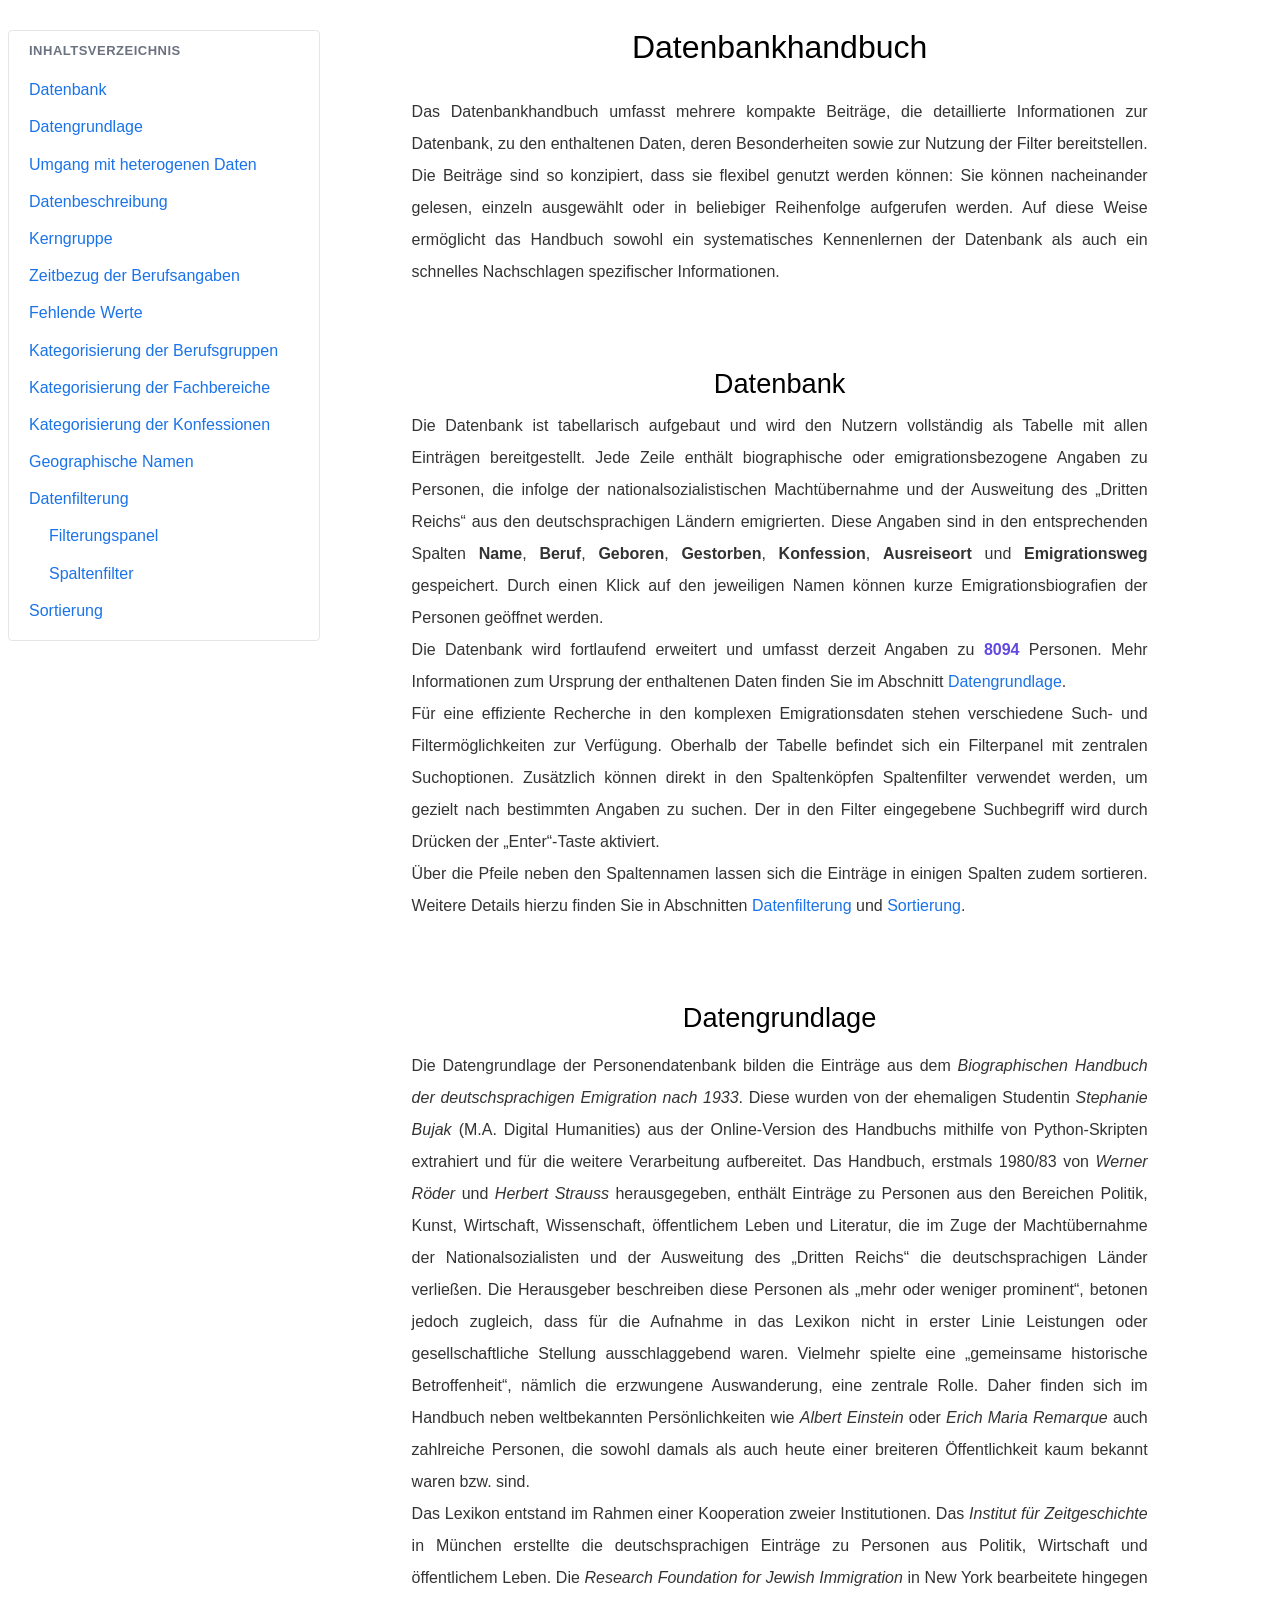
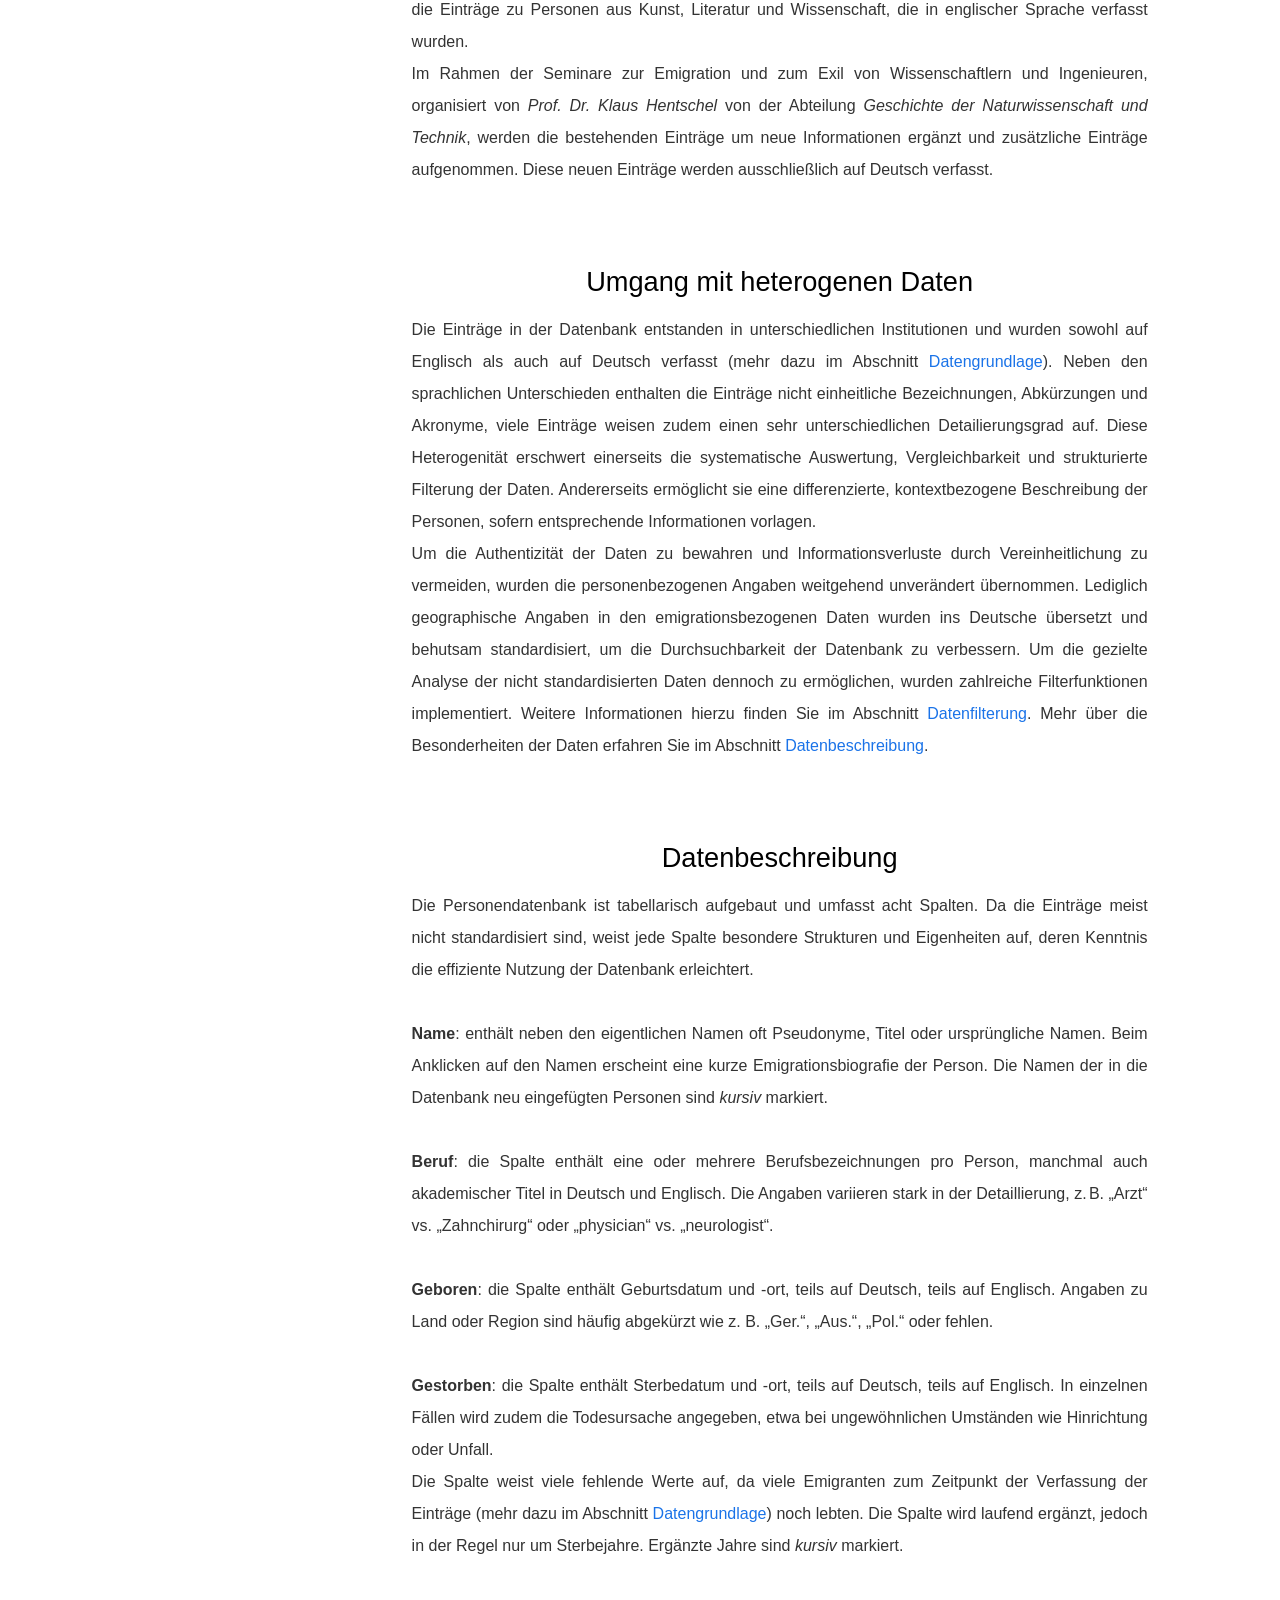
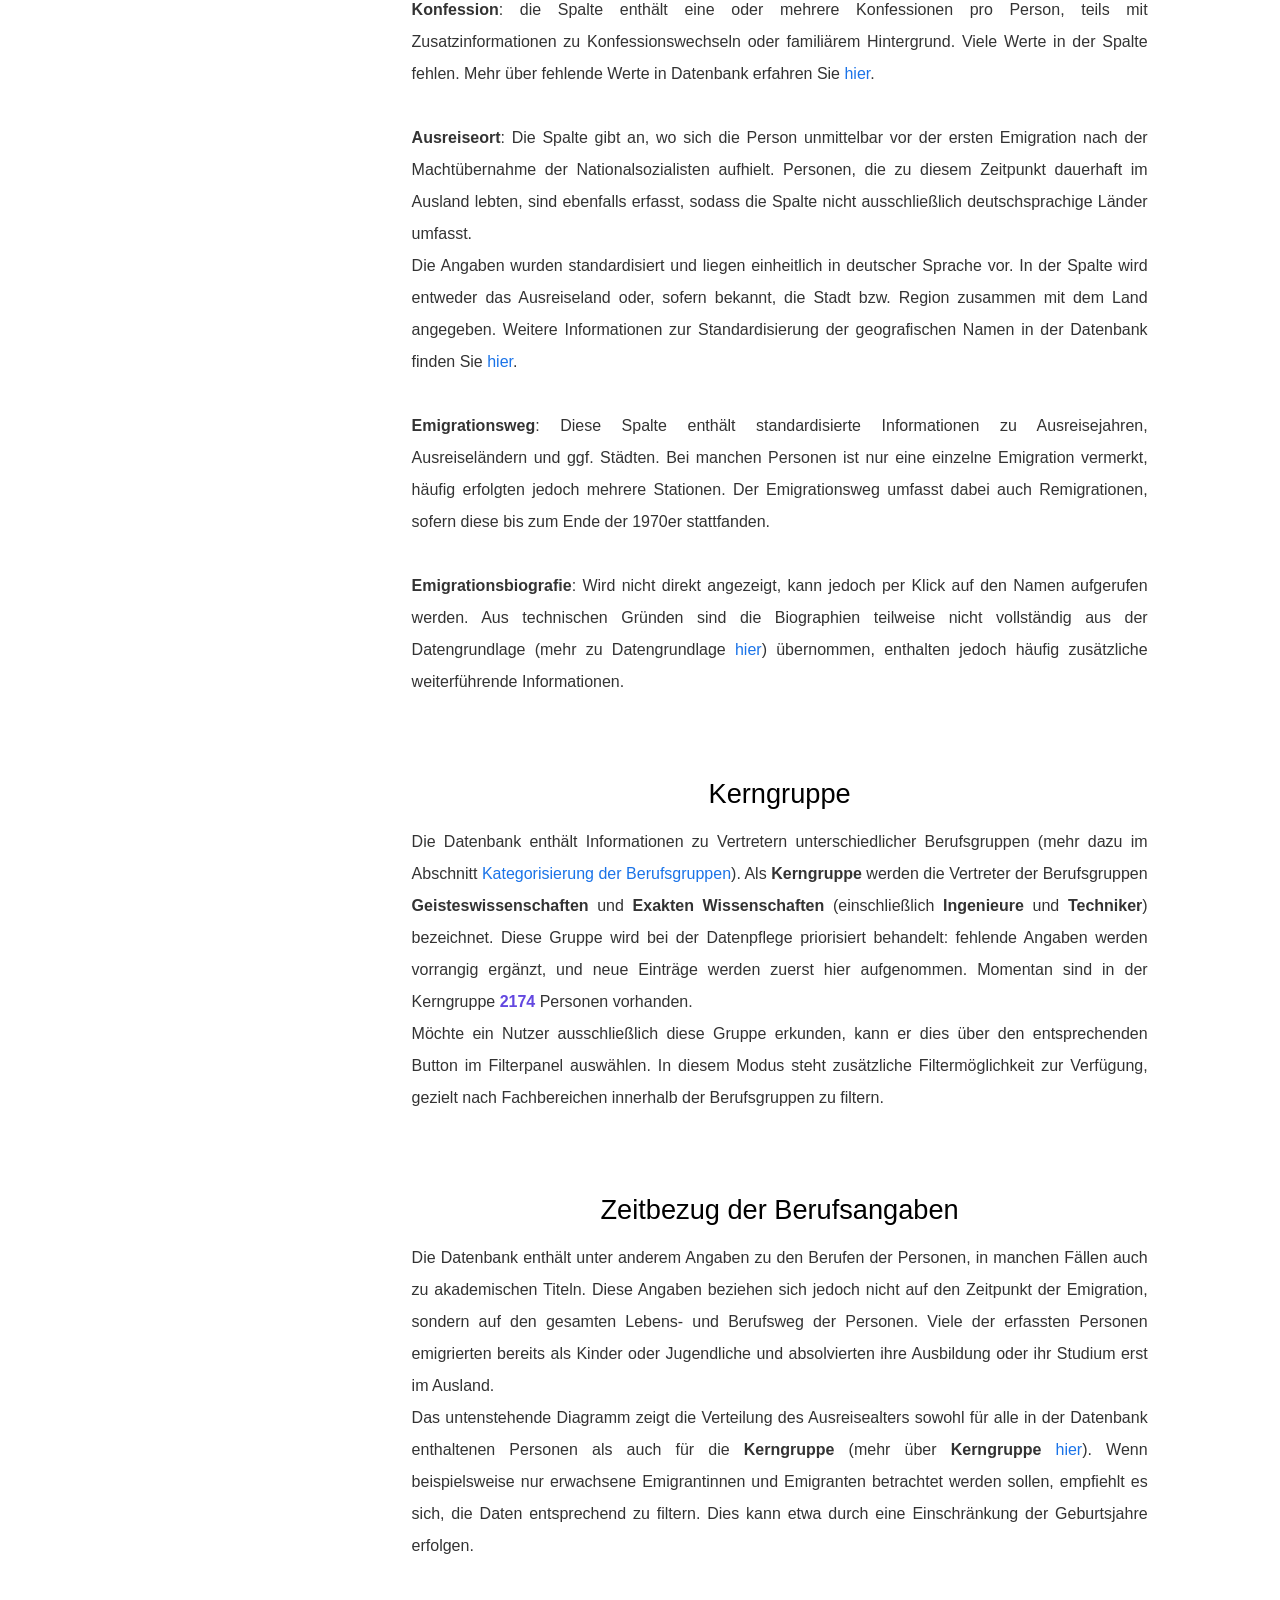
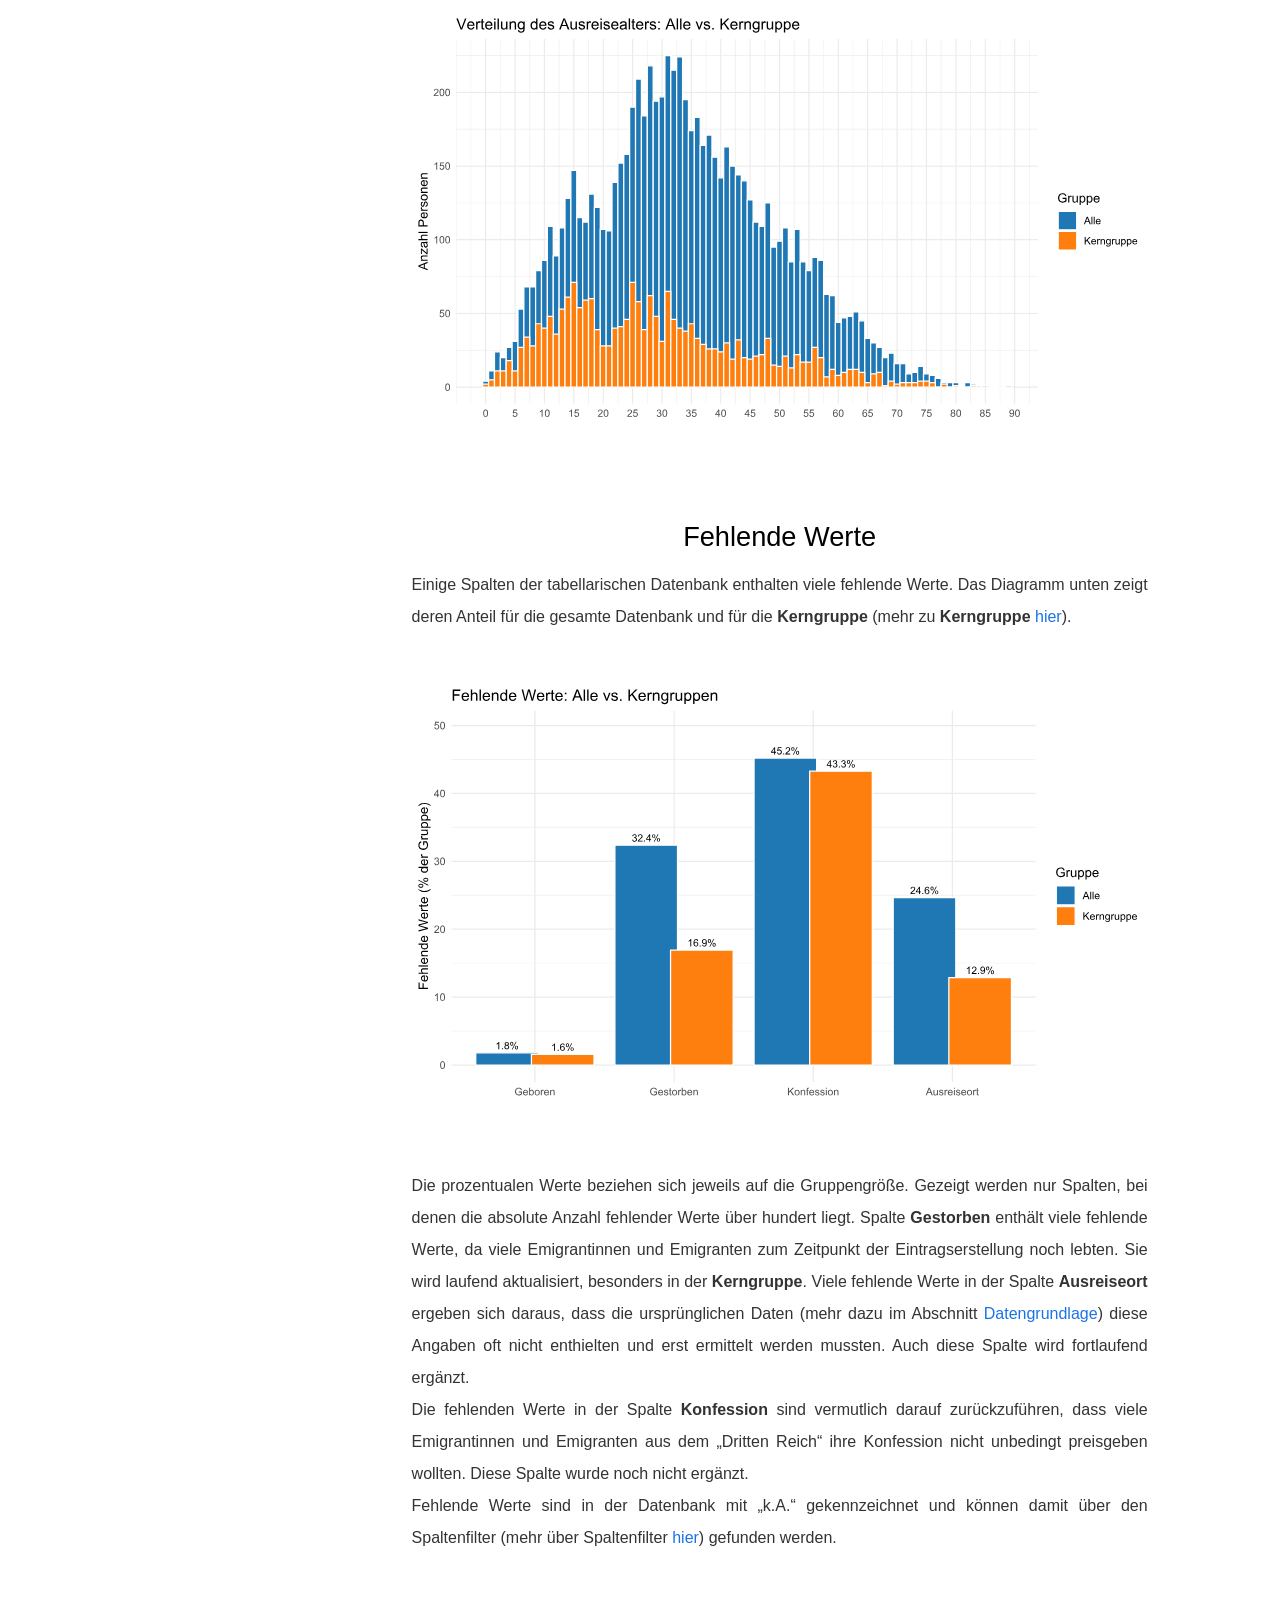
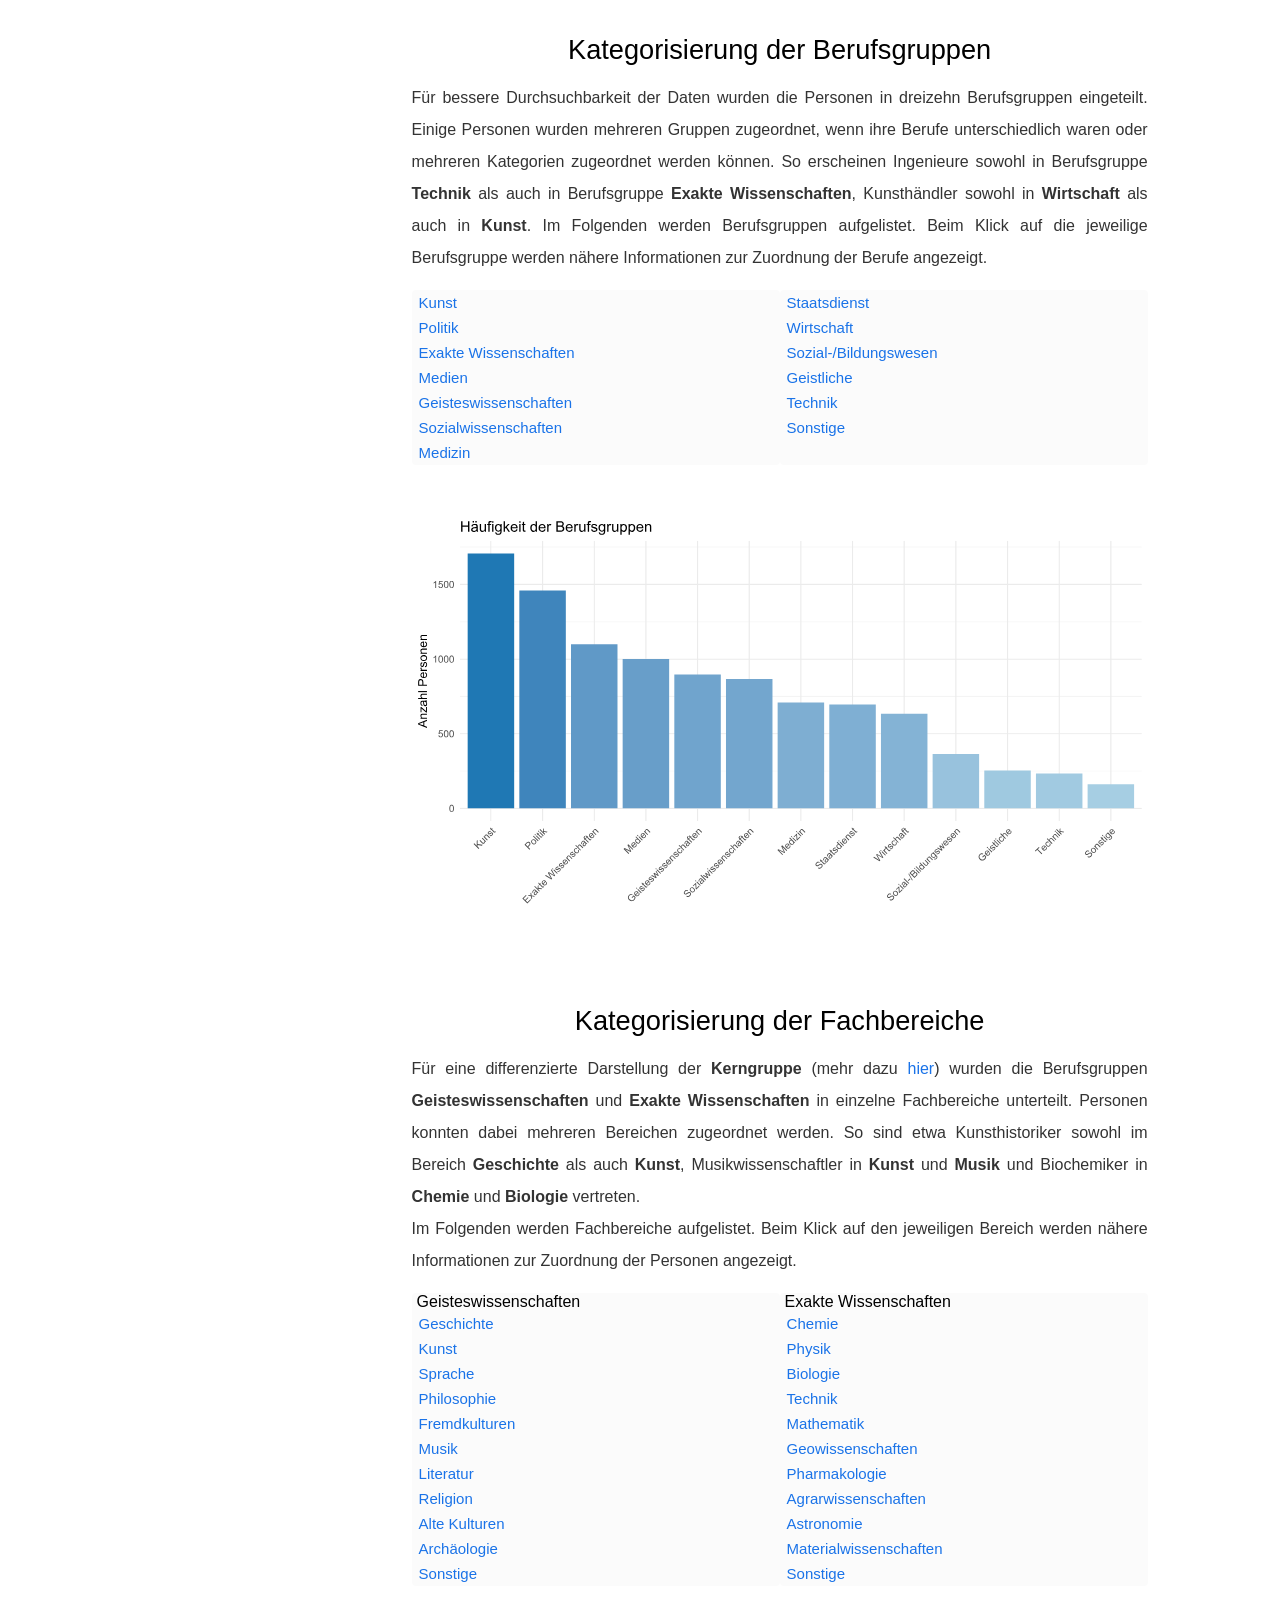
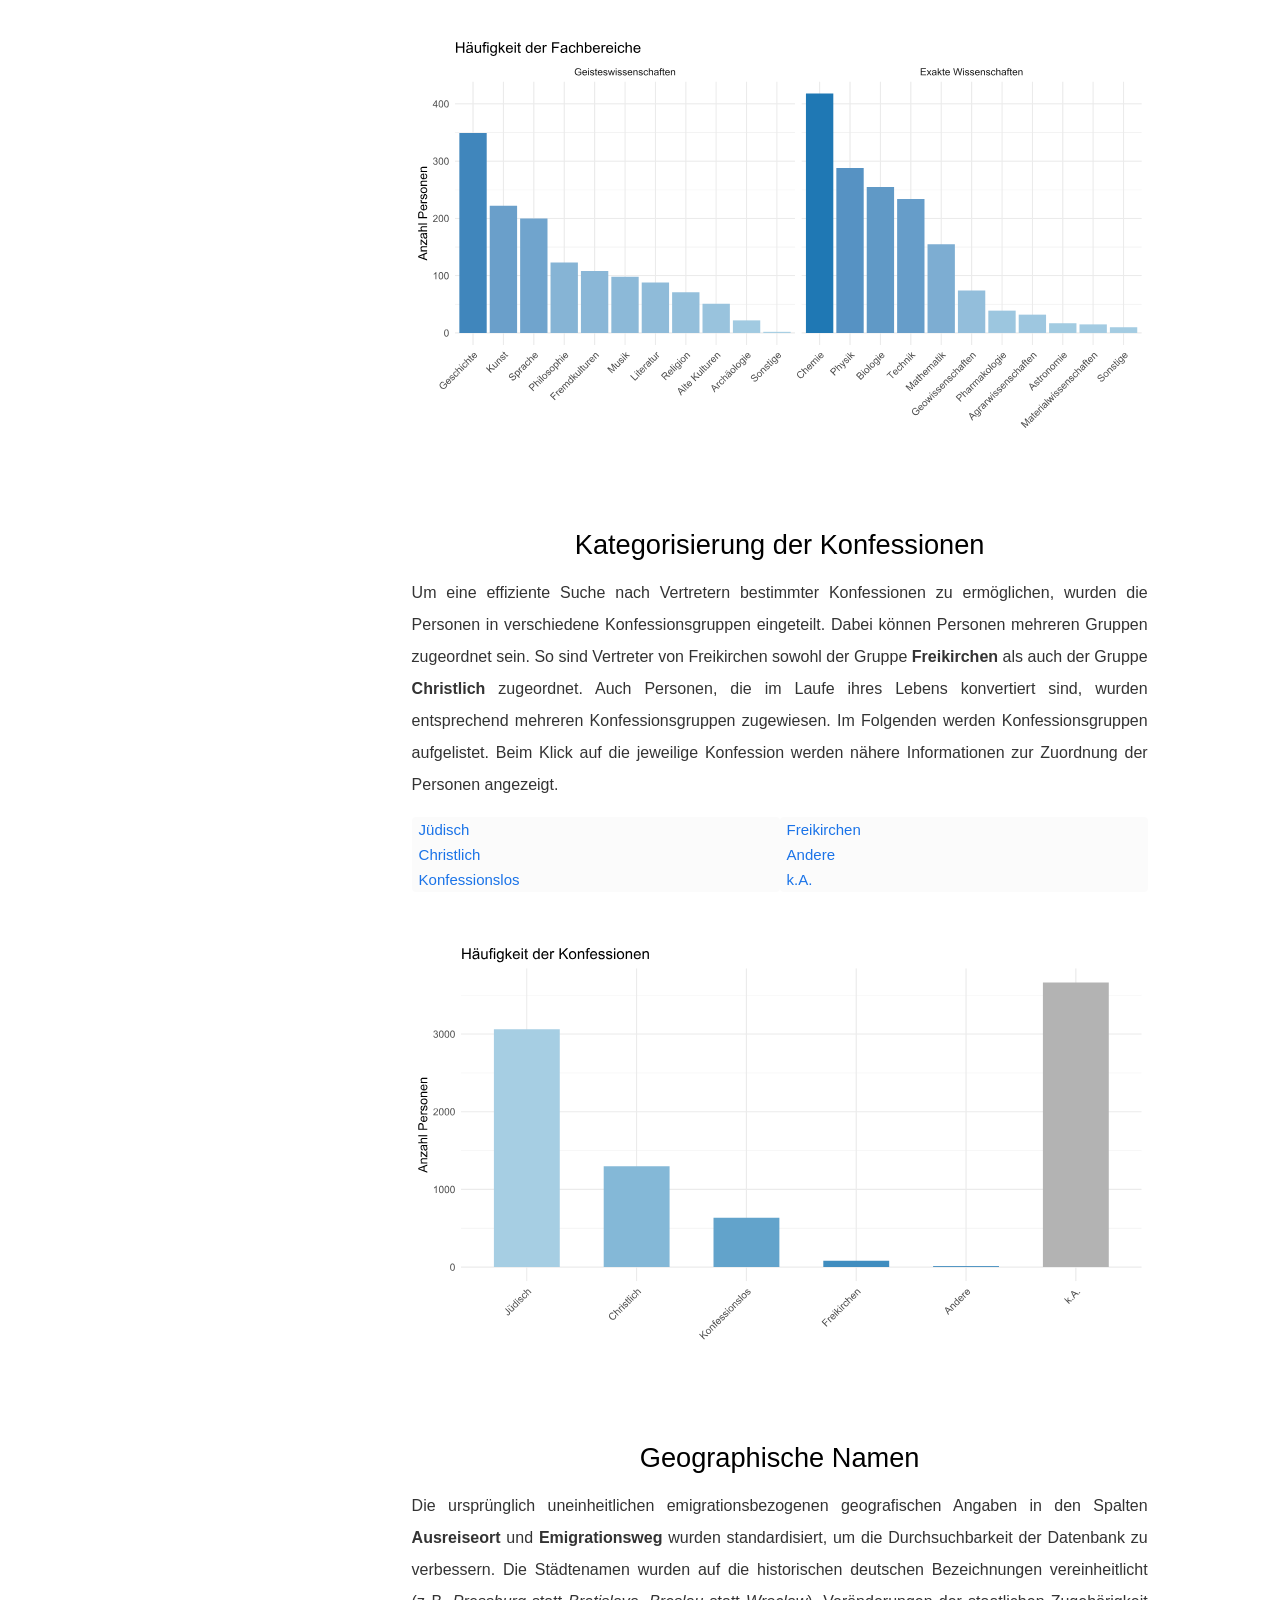
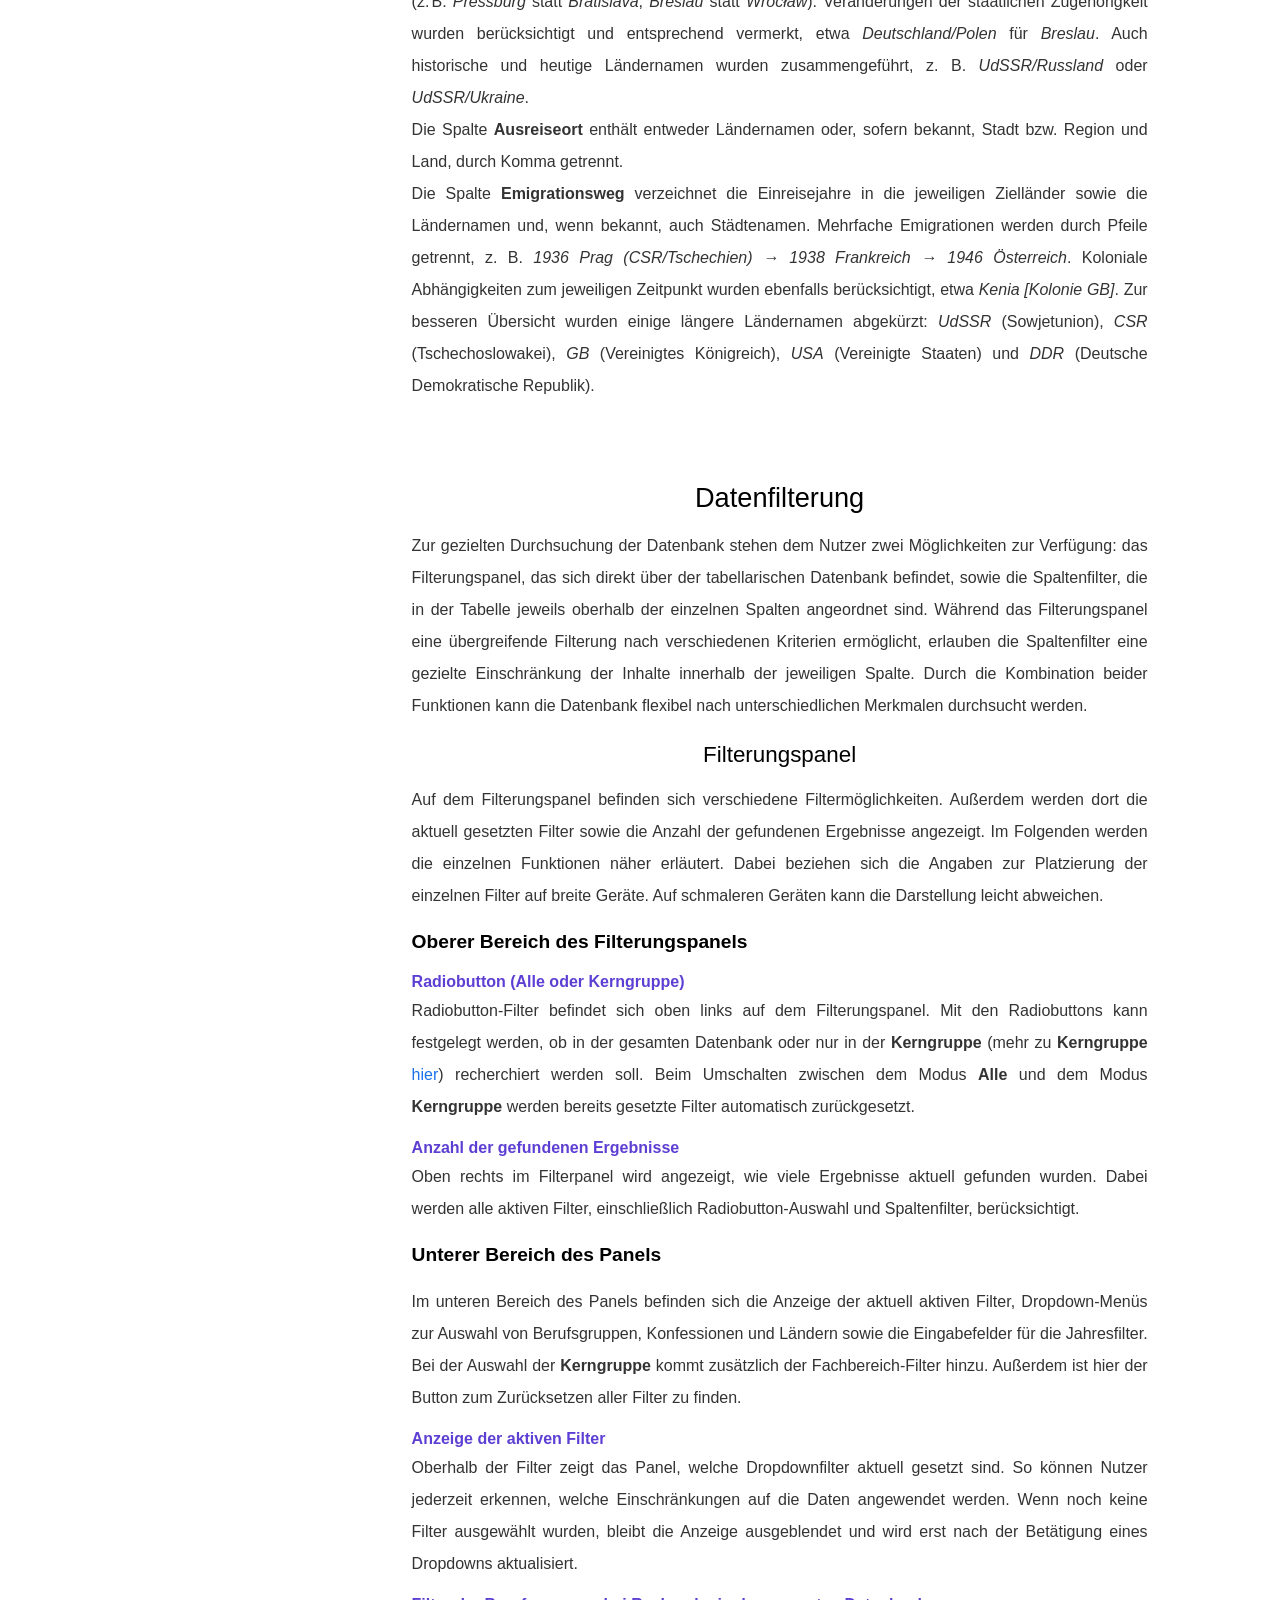
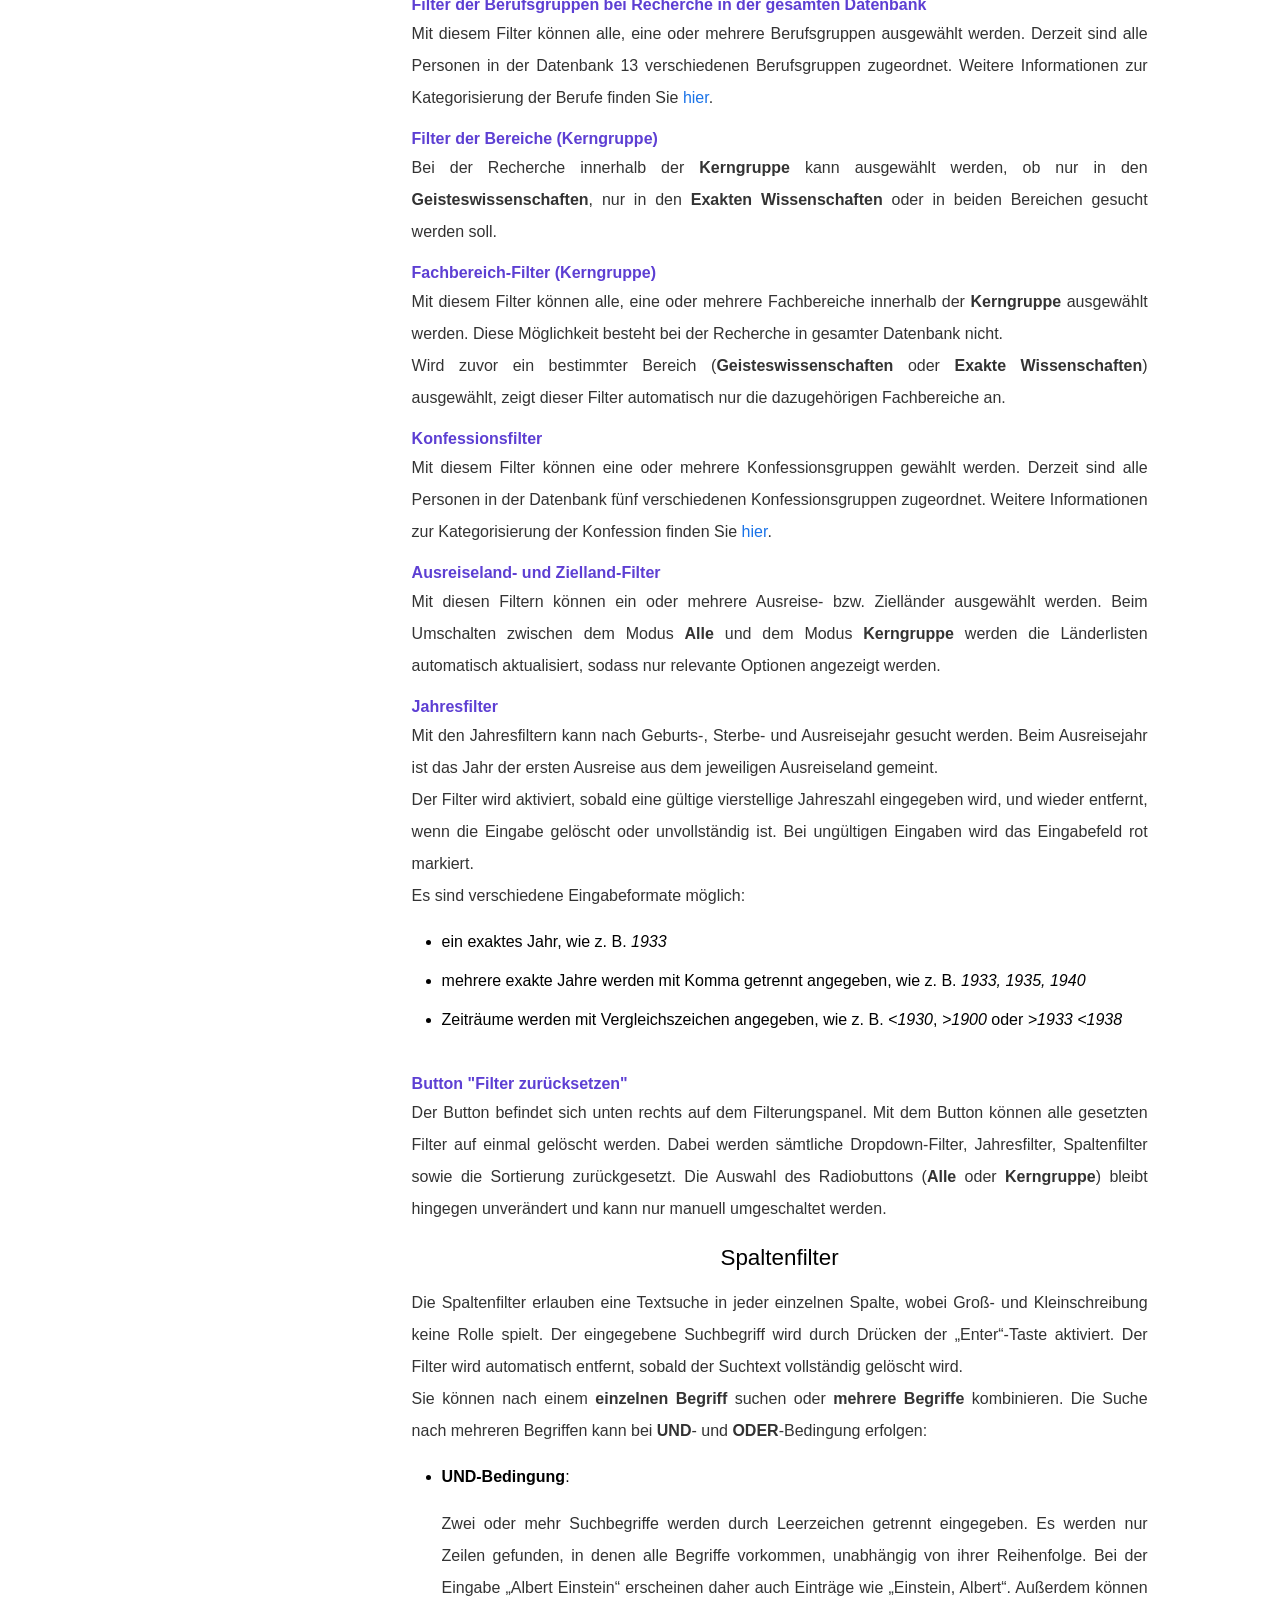
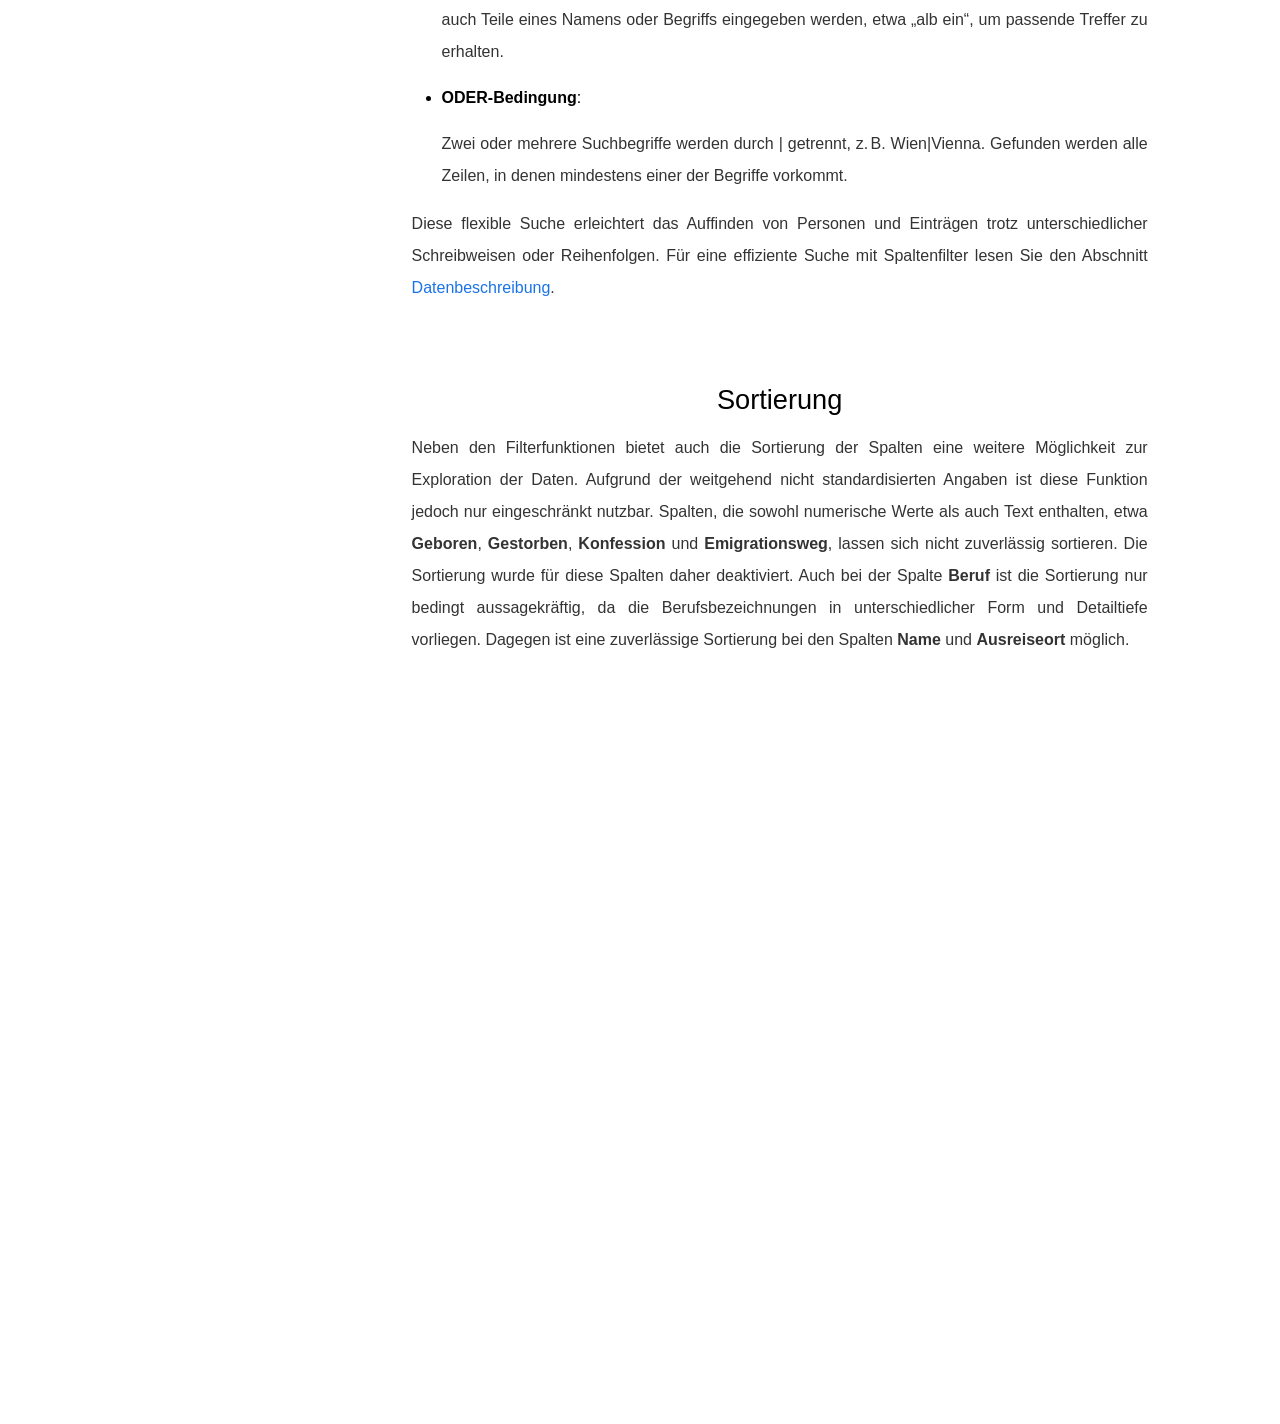
<file: Datenbeschreibung.html>
<!DOCTYPE html>
<html lang="de">
<head>
    <meta charset="UTF-8">
    <meta name="viewport" content="width=device-width, initial-scale=1.0">
    <title>Datenbeschreibung</title>
    <link rel="stylesheet" href="assets/css/styles_dat.css">
    <script src="assets/js/toc-active.js" defer></script>
    <script src="assets/js/popup.js" defer></script>
</head>
<body>

    <!-- Inhaltsverzeichnis -->
    <h1 class="mobile">Datenbankhandbuch</h1>
    <div class="layout">
        <nav id="toc">
            <ul>
                <li><a href="#punkt1">Datenbank</a></li>
                <li><a href="#punkt2">Datengrundlage</a></li>
                <li><a href="#punkt3">Umgang mit heterogenen Daten</a></li>
                <li><a href="#punkt4">Datenbeschreibung</a></li>
                <li><a href="#punkt5">Kerngruppe</a></li>
                <li><a href="#punkt6">Zeitbezug der Berufsangaben</a></li>
                <li><a href="#punkt7">Fehlende Werte</a></li>
                <li><a href="#punkt8">Kategorisierung der Berufsgruppen</a></li>
                <li><a href="#punkt9">Kategorisierung der Fachbereiche</a></li>
                <li><a href="#punkt10">Kategorisierung der Konfessionen</a></li>
                <li><a href="#punkt11">Geographische Namen</a></li>
                <li>
                    <a href="#punkt12">Datenfilterung</a>
                    <ul>
                        <li><a href="#punkt13">Filterungspanel</a></li>
                        <li><a href="#punkt14">Spaltenfilter</a></li>
                    </ul>
                </li>
                <li><a href="#punkt15">Sortierung</a></li>
            </ul>
        </nav>
        <main class="content">
            <h1 class="desktop">Datenbankhandbuch</h1>
            <p>
                Das Datenbankhandbuch umfasst mehrere kompakte Beiträge,
                die detaillierte Informationen zur Datenbank,
                zu den enthaltenen Daten, deren Besonderheiten sowie
                zur Nutzung der Filter bereitstellen. Die Beiträge sind so konzipiert,
                dass sie flexibel genutzt werden können:
                Sie können nacheinander gelesen, einzeln ausgewählt
                oder in beliebiger Reihenfolge aufgerufen werden.
                Auf diese Weise ermöglicht das Handbuch sowohl ein
                systematisches Kennenlernen der Datenbank
                als auch ein schnelles Nachschlagen spezifischer Informationen.
            </p>
            <a href="#toc" class="back-button">Zurück zum Inhaltsverzeichnis</a>
            <!-- Inhaltspunkt 1 -->
            <h2 id="punkt1">Datenbank</h2>
            <p class="top">
                Die Datenbank ist tabellarisch aufgebaut und wird den Nutzern vollständig
                als Tabelle mit allen Einträgen bereitgestellt.
                Jede Zeile enthält biographische oder emigrationsbezogene Angaben zu Personen,
                die infolge der nationalsozialistischen Machtübernahme und der Ausweitung
                des „Dritten Reichs“ aus den deutschsprachigen Ländern emigrierten.
                Diese Angaben sind in den entsprechenden Spalten <b>Name</b>, <b>Beruf</b>, <b>Geboren</b>,
                <b>Gestorben</b>, <b>Konfession</b>, <b>Ausreiseort</b> und <b>Emigrationsweg</b> gespeichert.
                Durch einen Klick auf den jeweiligen Namen können kurze Emigrationsbiografien
                der Personen geöffnet werden.<br />
                Die Datenbank wird fortlaufend erweitert und umfasst derzeit
                Angaben zu <span class="number">8094</span> Personen. Mehr Informationen zum Ursprung der
                enthaltenen Daten finden Sie im Abschnitt 
                <a href="#punkt2" class="interner-link">Datengrundlage</a>.<br />
                Für eine effiziente Recherche in den komplexen
                Emigrationsdaten stehen verschiedene Such- und Filtermöglichkeiten zur
                Verfügung. Oberhalb der Tabelle befindet sich ein Filterpanel mit
                zentralen Suchoptionen. Zusätzlich können direkt in den Spaltenköpfen
                Spaltenfilter verwendet werden, um gezielt nach bestimmten
                Angaben zu suchen. Der in den Filter eingegebene Suchbegriff wird durch Drücken der „Enter“-Taste aktiviert.<br/>
                Über die Pfeile neben den Spaltennamen
                lassen sich die Einträge in einigen Spalten zudem sortieren.
                Weitere Details hierzu finden Sie in Abschnitten
                <a href="#punkt12" class="interner-link">Datenfilterung</a> und
                <a href="#punkt15" class="interner-link">Sortierung</a>.

            </p>
            <a href="#toc" class="back-button">Zurück zum Inhaltsverzeichnis</a>

            <!-- Inhaltspunkt 2 -->

            <h2 id="punkt2">Datengrundlage</h2>
            <p>
                Die Datengrundlage der Personendatenbank bilden die Einträge aus
                dem <i>Biographischen Handbuch der deutschsprachigen Emigration nach 1933</i>.
                Diese wurden von der ehemaligen Studentin <i>Stephanie Bujak</i>
                (M.A. Digital Humanities) aus der Online-Version des Handbuchs
                mithilfe von Python-Skripten extrahiert und für die weitere
                Verarbeitung aufbereitet.
                Das Handbuch, erstmals 1980/83 von <i>Werner Röder</i>
                und <i>Herbert Strauss</i> herausgegeben, enthält Einträge zu Personen aus den
                Bereichen Politik, Kunst, Wirtschaft, Wissenschaft,
                öffentlichem Leben und Literatur, die im Zuge der Machtübernahme
                der Nationalsozialisten und der Ausweitung des „Dritten Reichs“ die
                deutschsprachigen Länder verließen. Die Herausgeber beschreiben diese
                Personen als „mehr oder weniger prominent“, betonen jedoch zugleich,
                dass für die Aufnahme in das Lexikon nicht in erster Linie Leistungen
                oder gesellschaftliche Stellung ausschlaggebend waren. Vielmehr spielte
                eine „gemeinsame historische Betroffenheit“, nämlich die erzwungene
                Auswanderung, eine zentrale Rolle. Daher finden sich im
                Handbuch neben weltbekannten Persönlichkeiten wie <i>Albert Einstein</i>
                oder <i>Erich Maria Remarque</i> auch zahlreiche Personen,
                die sowohl damals als auch heute einer breiteren Öffentlichkeit
                kaum bekannt waren bzw. sind.<br />
                Das Lexikon entstand im Rahmen einer Kooperation zweier Institutionen.
                Das <i>Institut für Zeitgeschichte</i> in München erstellte die
                deutschsprachigen Einträge zu Personen aus Politik,
                Wirtschaft und öffentlichem Leben. Die <i>Research Foundation for Jewish Immigration</i>
                in New York bearbeitete
                hingegen die Einträge zu Personen aus Kunst, Literatur und Wissenschaft,
                die in englischer Sprache verfasst wurden.<br />
                Im Rahmen der Seminare zur Emigration und zum Exil
                von Wissenschaftlern und Ingenieuren, organisiert von
                <i>Prof. Dr. Klaus Hentschel</i> von der Abteilung 
                <i>Geschichte der Naturwissenschaft und Technik</i>, 
                werden die
                bestehenden Einträge um neue Informationen ergänzt
                und zusätzliche Einträge aufgenommen.
                Diese neuen Einträge werden ausschließlich auf Deutsch verfasst.

            </p>
            <a href="#toc" class="back-button">Zurück zum Inhaltsverzeichnis</a>

            <h2 id="punkt3">Umgang mit heterogenen Daten</h2>
            <p>
                Die Einträge in der Datenbank entstanden in unterschiedlichen
                Institutionen und wurden sowohl auf Englisch als auch auf
                Deutsch verfasst (mehr dazu im Abschnitt
                <a href="#punkt2" class="interner-link">Datengrundlage</a>).
                Neben den sprachlichen Unterschieden enthalten die Einträge
                nicht einheitliche Bezeichnungen, Abkürzungen und Akronyme,
                viele Einträge weisen zudem einen sehr unterschiedlichen
                Detailierungsgrad auf. Diese Heterogenität erschwert
                einerseits die systematische Auswertung,
                Vergleichbarkeit und strukturierte Filterung der Daten.
                Andererseits ermöglicht sie eine differenzierte,
                kontextbezogene Beschreibung der Personen,
                sofern entsprechende Informationen vorlagen.<br />
                Um die Authentizität der Daten zu bewahren
                und Informationsverluste durch Vereinheitlichung
                zu vermeiden, wurden die personenbezogenen
                Angaben weitgehend unverändert übernommen.
                Lediglich geographische Angaben in den
                emigrationsbezogenen Daten wurden
                ins Deutsche übersetzt und behutsam standardisiert,
                um die Durchsuchbarkeit der Datenbank zu verbessern.
                Um die gezielte Analyse der nicht standardisierten
                Daten dennoch zu ermöglichen, wurden zahlreiche
                Filterfunktionen implementiert. Weitere Informationen
                hierzu finden Sie im Abschnitt <a href="#punkt12" class="interner-link">Datenfilterung</a>.
                Mehr über die Besonderheiten der Daten erfahren
                Sie im Abschnitt <a href="#punkt4" class="interner-link">Datenbeschreibung</a>.
            </p>
            <a href="#toc" class="back-button">Zurück zum Inhaltsverzeichnis</a>

            <h2 id="punkt4">Datenbeschreibung</h2>
            <p>
                Die Personendatenbank ist tabellarisch aufgebaut
                und umfasst acht Spalten. Da die Einträge
                meist nicht standardisiert sind, weist jede
                Spalte besondere Strukturen und Eigenheiten auf,
                deren Kenntnis die effiziente Nutzung der Datenbank erleichtert.<br /><br />
                <b>Name</b>: enthält neben den eigentlichen Namen oft Pseudonyme,
                Titel oder ursprüngliche Namen. Beim Anklicken
                auf den Namen erscheint eine kurze Emigrationsbiografie
                der Person. Die Namen der in die Datenbank neu eingefügten
                Personen sind <i>kursiv</i> markiert.<br /><br />
                <b>Beruf</b>: die Spalte enthält eine
                oder mehrere Berufsbezeichnungen pro Person,
                manchmal auch akademischer Titel in Deutsch
                und Englisch. Die Angaben variieren stark
                in der Detaillierung, z. B. „Arzt“ vs. „Zahnchirurg“
                oder „physician“ vs. „neurologist“.<br /><br />
                <b>Geboren</b>: die Spalte enthält Geburtsdatum und -ort,
                teils auf Deutsch, teils auf Englisch. Angaben
                zu Land oder Region sind häufig abgekürzt wie
                z. B.  „Ger.“, „Aus.“, „Pol.“ oder fehlen.<br /><br />
                <b>Gestorben</b>: die Spalte enthält Sterbedatum
                und -ort, teils auf Deutsch, teils auf Englisch.
                In einzelnen Fällen wird zudem die Todesursache
                angegeben, etwa bei ungewöhnlichen
                Umständen wie Hinrichtung oder Unfall.<br />
                Die Spalte weist viele fehlende Werte auf, da viele
                Emigranten zum Zeitpunkt der Verfassung der Einträge
                (mehr dazu im Abschnitt
                <a href="#punkt2" class="interner-link">Datengrundlage</a>)
                noch lebten. Die Spalte wird laufend ergänzt,
                jedoch in der Regel nur um Sterbejahre.
                Ergänzte Jahre sind <i>kursiv</i> markiert.<br /><br />
                <b>Konfession</b>: die Spalte enthält eine oder
                mehrere Konfessionen pro Person, teils
                mit Zusatzinformationen zu Konfessionswechseln
                oder familiärem Hintergrund. Viele Werte in der Spalte fehlen.
                Mehr über fehlende Werte in Datenbank erfahren Sie
                <a href="#punkt7" class="interner-link">hier</a>.<br /><br />
                <b>Ausreiseort</b>: Die Spalte gibt an,
                wo sich die Person unmittelbar
                vor der ersten Emigration nach der Machtübernahme
                der Nationalsozialisten aufhielt.
                Personen, die zu diesem Zeitpunkt dauerhaft
                im Ausland lebten, sind ebenfalls erfasst,
                sodass die Spalte nicht ausschließlich deutschsprachige Länder umfasst.<br />
                Die Angaben wurden standardisiert und liegen einheitlich
                in deutscher Sprache vor. In der Spalte wird entweder
                das Ausreiseland oder, sofern bekannt, die Stadt
                bzw. Region zusammen mit dem Land angegeben.
                Weitere Informationen zur Standardisierung
                der geografischen Namen in der Datenbank finden Sie
                <a href="#punkt11" class="interner-link">hier</a>.<br /><br />
                <b>Emigrationsweg</b>: Diese Spalte enthält
                standardisierte Informationen zu Ausreisejahren,
                Ausreiseländern und ggf. Städten. Bei manchen
                Personen ist nur eine einzelne Emigration
                vermerkt, häufig erfolgten jedoch mehrere Stationen.
                Der Emigrationsweg umfasst dabei auch Remigrationen,
                sofern diese bis zum Ende der 1970er stattfanden.<br /><br />
                <b>Emigrationsbiografie</b>: Wird nicht direkt angezeigt,
                kann jedoch per Klick auf den Namen aufgerufen
                werden. Aus technischen Gründen sind die
                Biographien teilweise nicht vollständig aus
                der Datengrundlage (mehr zu Datengrundlage
                <a href="#punkt2" class="interner-link">hier</a>) übernommen,
                enthalten jedoch häufig zusätzliche weiterführende Informationen.

            </p>
            <a href="#toc" class="back-button">Zurück zum Inhaltsverzeichnis</a>

            <h2 id="punkt5">Kerngruppe</h2>
            <p>
                Die Datenbank enthält Informationen zu Vertretern
                unterschiedlicher Berufsgruppen
                (mehr dazu im Abschnitt
                <a href="#punkt8" class="interner-link">Kategorisierung der Berufsgruppen</a>).
                Als <b>Kerngruppe</b> werden die Vertreter der Berufsgruppen <b>Geisteswissenschaften</b>
                und <b>Exakten Wissenschaften</b> (einschließlich <b>Ingenieure</b> und <b>Techniker</b>)
                bezeichnet. Diese Gruppe wird bei der
                Datenpflege priorisiert behandelt:
                fehlende Angaben werden vorrangig ergänzt,
                und neue Einträge werden zuerst hier aufgenommen.
                Momentan sind in der Kerngruppe <span class="number">2174</span>
                Personen vorhanden.<br />
                Möchte ein Nutzer ausschließlich diese Gruppe erkunden,
                kann er dies über den entsprechenden Button
                im Filterpanel auswählen. In diesem Modus steht zusätzliche
                Filtermöglichkeit zur Verfügung, gezielt nach
                Fachbereichen innerhalb der Berufsgruppen zu filtern.
            </p>
            <a href="#toc" class="back-button">Zurück zum Inhaltsverzeichnis</a>

            <h2 id="punkt6">Zeitbezug der Berufsangaben</h2>
            <p>
                Die Datenbank enthält unter anderem Angaben
                zu den Berufen der Personen, in manchen
                Fällen auch zu akademischen Titeln.
                Diese Angaben beziehen sich jedoch
                nicht auf den Zeitpunkt der Emigration,
                sondern auf den gesamten Lebens- und
                Berufsweg der Personen. Viele der erfassten
                Personen emigrierten bereits als Kinder oder Jugendliche
                und absolvierten ihre Ausbildung oder ihr Studium erst im Ausland.<br />
                Das untenstehende Diagramm zeigt die Verteilung
                des Ausreisealters sowohl für alle in der Datenbank
                enthaltenen Personen als auch für die <b>Kerngruppe</b>
                (mehr über <b>Kerngruppe</b>
                <a href="#punkt5" class="interner-link">hier</a>).
                Wenn beispielsweise nur erwachsene Emigrantinnen
                und Emigranten betrachtet werden sollen,
                empfiehlt es sich, die Daten entsprechend zu filtern.
                Dies kann etwa durch eine Einschränkung der Geburtsjahre erfolgen.

                <img src="assets/images/Ausreisealter.svg" alt="Histogramm Ausreisealter" class="fullwidth">
            </p>
            <a href="#toc" class="back-button">Zurück zum Inhaltsverzeichnis</a>

            <h2 id="punkt7">Fehlende Werte</h2>
            <p>
                Einige Spalten der tabellarischen Datenbank
                enthalten viele fehlende Werte.
                Das Diagramm unten zeigt deren Anteil
                für die gesamte Datenbank und für die
                <b>Kerngruppe</b> (mehr zu <b>Kerngruppe</b>
                <a href="#punkt5" class="interner-link">hier</a>).

                <img src="assets/images/Fehlende_Werte.svg" alt="Fehlende Werte" class="fullwidth">

                Die prozentualen Werte beziehen sich jeweils
                auf die Gruppengröße. Gezeigt werden nur Spalten,
                bei denen die absolute Anzahl fehlender Werte
                über hundert liegt.  Spalte <b>Gestorben</b> enthält viele
                fehlende Werte, da viele Emigrantinnen und
                Emigranten zum Zeitpunkt der Eintragserstellung
                noch lebten. Sie wird laufend aktualisiert,
                besonders in der <b>Kerngruppe</b>. Viele fehlende Werte
                in der Spalte <b>Ausreiseort</b> ergeben sich daraus,
                dass die ursprünglichen Daten
                (mehr dazu im Abschnitt
                <a href="#punkt2" class="interner-link">Datengrundlage</a>)
                diese Angaben
                oft nicht enthielten und erst ermittelt werden
                mussten. Auch diese Spalte wird fortlaufend ergänzt.<br />
                Die fehlenden Werte in der Spalte <b>Konfession</b> sind vermutlich
                darauf zurückzuführen, dass viele Emigrantinnen
                und Emigranten aus dem „Dritten Reich“ ihre
                Konfession nicht unbedingt preisgeben wollten.
                Diese Spalte wurde noch nicht ergänzt.<br />
                Fehlende Werte sind in der Datenbank mit „k.A.“ gekennzeichnet 
                und können damit über den Spaltenfilter
                (mehr über Spaltenfilter <a href="#punkt14" class="interner-link">hier</a>) gefunden werden.
            </p>
            <a href="#toc" class="back-button">Zurück zum Inhaltsverzeichnis</a>

            <h2 id="punkt8">Kategorisierung der Berufsgruppen</h2>
            <p>
                Für bessere Durchsuchbarkeit der Daten wurden
                die Personen in dreizehn Berufsgruppen eingeteilt.
                Einige Personen wurden mehreren Gruppen zugeordnet,
                wenn ihre Berufe unterschiedlich waren oder mehreren
                Kategorien zugeordnet werden können.
                So erscheinen Ingenieure sowohl
                in Berufsgruppe <b>Technik</b> als auch
                in Berufsgruppe <b>Exakte Wissenschaften</b>,
                Kunsthändler sowohl in <b>Wirtschaft</b> als
                auch in <b>Kunst</b>. Im Folgenden werden Berufsgruppen
                aufgelistet. Beim Klick auf die jeweilige Berufsgruppe
                werden nähere Informationen zur Zuordnung der Berufe angezeigt.
            <p>
                <div id="spaltenWrapper">
                    <div id="containerLinks">

                        <button class="btn" onclick="togglePopup(event,this)">
                            Kunst
                            <div class="popup">
                                <b>Kunst</b><br /><b><span class="number">1707</span> Personen</b><br />
                                Künstler aus unterschiedlichen
                                Bereichen wie bildende Kunst, darstellende Kunst,
                                Musik und Literatur
                                wie z. B. Maler, Schriftsteller,
                                Tänzer, Klavierspieler sowie Kunsthändler,
                                Kunstsammler, Kunstlehrer und Kunstverwalter
                                aller Art wie z. B.
                                Musikproduzenten oder Museumkuratoren
                            </div>
                        </button>

                        <button class="btn" onclick="togglePopup(event,this)">
                            Politik
                            <div class="popup">
                                <b>Politik</b><br />
                                <b><span class="number">1460</span> Personen</b><br />
                                Politiker, Parteifunktionäre
                                und Aktivisten aller Art
                            </div>
                        </button>

                        <button class="btn" onclick="togglePopup(event,this)">
                            Exakte Wissenschaften
                            <div class="popup">
                                <b>Exakte Wissenschaften</b><br />
                                <b><span class="number">1281</span> Personen</b><br />
                                Naturwissenschaftler aller Art sowie
                                Mathematiker, Ingenieure und Techniker
                            </div>
                        </button>
                        <button class="btn" onclick="togglePopup(event,this)">
                            Medien
                            <div class="popup">
                                <b>Medien</b><br /><b><span class="number">1001</span> Personen</b><br />
                                Journalisten, Publizisten, Verleger
                            </div>
                        </button>
                        <button class="btn" onclick="togglePopup(event,this)">
                            Geisteswissenschaften
                            <div class="popup">
                                <b>Geisteswissenschaften</b><br />
                                <b><span class="number">897</span> Personen</b><br />
                                Spezialisten unterschiedlicher
                                Fachrichtungen wie Geschichte,
                                Philosophie, Sprachwissenschaften,
                                Kunstwissenschaften
                            </div>
                        </button>
                        <button class="btn" onclick="togglePopup(event,this)">
                            Sozialwissenschaften
                            <div class="popup">
                                <b>Sozialwissenschaften</b><br />
                                <b><span class="number">866</span> Personen</b><br />
                                Sozial-, Politik-, Wirtschafts-
                                und Rechtswissenschaftler einschließlich Juristen
                            </div>
                        </button>
                        <button class="btn" onclick="togglePopup(event,this)">
                            Medizin
                            <div class="popup">
                                <b>Medizin</b><br />
                                <b><span class="number">709</span> Personen</b><br />
                                sowohl Ärzte als auch Medizinwissenschaftler,
                                die sich mit körperlichen und geistigen
                                Krankheiten beschäftigen
                            </div>
                        </button>


                    </div>

                    <!-- Rechte Spalte -->
                    <div id="containerRechts">


                        <button class="btn" onclick="togglePopup(event,this)">
                            Staatsdienst
                            <div class="popup">
                                <b>Staatsdienst</b><br />
                                <b><span class="number">695</span> Personen</b><br />
                                Beamte, Diplomaten, Staatsfunktionäre,
                                Offiziere, Richter sowie Mitarbeiter
                                von Museen und Archiven
                            </div>
                        </button>

                        <button class="btn" onclick="togglePopup(event,this)">
                            Wirtschaft
                            <div class="popup">
                                <b>Wirtschaftt</b><br />
                                <b><span class="number">634</span> Personen</b><br />
                                Personen aus dem Bereich Wirtschaft
                                und Management, darunter Unternehmer,
                                Manager, Fabrikanten, Händler und Bankiers
                            </div>
                        </button>
                        <button class="btn" onclick="togglePopup(event,this)">
                            Sozial-/Bildungswesen
                            <div class="popup">
                                <b>Sozial-/Bildungswesen</b><br />
                                <b><span class="number">363</span> Personen</b><br />
                                Sozialarbeiter sowie Lehrer und Pädagogen
                            </div>
                        </button>
                        <button class="btn" onclick="togglePopup(event,this)">
                            Geistliche
                            <div class="popup">
                                <b>Geistliche</b><br />
                                <b><span class="number">254</span> Personen</b><br />
                                Geistliche aller Art
                            </div>
                        </button>
                        <button class="btn" onclick="togglePopup(event,this)">
                            Technik
                            <div class="popup">
                                <b>Technik</b><br />
                                <b><span class="number">234</span> Personen</b><br />
                                Fachkräfte aus technischen Bereichen,
                                darunter Ingenieure, Computerspezialisten
                                und Techniker verschiedener Fachrichtungen
                            </div>
                        </button>
                        <button class="btn" onclick="togglePopup(event,this)">
                            Sonstige
                            <div class="popup">
                                <b>Sonstige</b><br />
                                <b><span class="number">161</span> Personen</b><br />
                                Personen, die keiner der oben genannten
                                Berufsgruppen zugeordnet werden konnten
                                oder deren Anzahl für die Bildung
                                einer eigenen Gruppe zu gering war,
                                z. B. Architekten, Übersetzer, Handwerker
                            </div>
                        </button>
                    </div>
                </div>

            </p>
            <img src="assets/images/Berufsgruppen.svg" alt="Berufsgruppen" class="fullwidth">

            <a href="#toc" class="back-button">Zurück zum Inhaltsverzeichnis</a>


            <h2 id="punkt9">Kategorisierung der Fachbereiche</h2>
            <p>
                Für eine differenzierte Darstellung
                der <b>Kerngruppe</b> (mehr dazu
                <a href="#punkt5" class="interner-link">hier</a>)
                wurden die Berufsgruppen <b>Geisteswissenschaften</b>
                und <b>Exakte Wissenschaften</b> in einzelne Fachbereiche
                unterteilt. Personen konnten dabei mehreren
                Bereichen zugeordnet werden.
                So sind etwa Kunsthistoriker
                sowohl im Bereich <b>Geschichte</b>
                als auch <b>Kunst</b>, Musikwissenschaftler
                in <b>Kunst</b> und <b>Musik</b> und Biochemiker
                in <b>Chemie</b> und <b>Biologie</b> vertreten.<br />
                Im Folgenden werden Fachbereiche
                aufgelistet.
                Beim Klick auf den jeweiligen
                Bereich werden nähere Informationen zur Zuordnung
                der Personen angezeigt.


                <!-- Linke Spalte -->
                <div id="spaltenWrapper">
                    <div id="containerLinks">
                        <div class="spaltenUeberschrift">Geisteswissenschaften</div>

                        <button class="btn" onclick="togglePopup(event,this)">
                            Geschichte
                            <div class="popup">
                                <b>Geschichte</b><br />
                                <b><span class="number">349</span> Personen</b><br />
                                Geschichtswissenschaftler aller Fachrichtungen
                                inklusive Kunstgeschichte
                            </div>
                        </button>

                        <button class="btn" onclick="togglePopup(event,this)">
                            Kunst
                            <div class="popup">
                                <b>Kunst</b><br />
                                <b><span class="number">222</span> Personen</b><br />
                                alle Wissenschaftler, deren Untersuchungsgegenstand
                                Kunst ist, beispielsweise Kunsthistoriker
                                oder Musikwissenschaftler
                            </div>
                        </button>

                        <button class="btn" onclick="togglePopup(event,this)">
                            Sprache
                            <div class="popup">
                                <b>Sprache</b><br />
                                <b><span class="number">200</span> Personen</b><br />
                                Geisteswissenschaftler, deren Untersuchungsgegenstand
                                Sprache ist, z.B. wie Germanisten,
                                Romanisten, Linguisten, Philologen
                            </div>
                        </button>
                        <button class="btn" onclick="togglePopup(event,this)">
                            Philosophie
                            <div class="popup">
                                <b>Philosophie</b><br />
                                <b><span class="number">123</span> Personen</b><br />
                                Philosophen aller Fachrichtungen
                            </div>
                        </button>
                        <button class="btn" onclick="togglePopup(event,this)">
                            Fremdkulturen
                            <div class="popup">
                                <b>Fremdkulturen</b><br />
                                <b><span class="number">108</span> Personen</b><br />
                                Geisteswissenschaftler aller Art, die sich mit
                                aus der westeuropäischen Perspektive
                                fremden Sprachen bzw. Kulturen auseinandersetzten
                                wie z. B. Spezialisten für Jüdische Philosophie,
                                Geschichte Chinas, Arabisten, Slawisten usw.
                            </div>
                        </button>
                        <button class="btn" onclick="togglePopup(event,this)">
                            Musik
                            <div class="popup">
                                <b>Musik</b><br />
                                <b><span class="number">98</span> Personen</b><br />
                                Geisteswissenschaftler, deren Untersuchungsgegenstand Musik
                                ist, wie z. B. Musikwissenschaftler, Musikhistoriker usw.
                            </div>
                        </button>
                        <button class="btn" onclick="togglePopup(event,this)">
                            Literatur
                            <div class="popup">
                                <b>Literatur</b><br />
                                <b><span class="number">88</span> Personen</b><br />
                                Geisteswissenschaftler, deren Untersuchungsgegenstand
                                Literatur ist, wie z. B. Literaturhistoriker,
                                Literaturwissenschaftler usw.
                            </div>
                        </button>
                        <button class="btn" onclick="togglePopup(event,this)">
                            Religion
                            <div class="popup">
                                <b>Religion</b><br />
                                <b><span class="number">71</span> Personen</b><br />
                                Geisteswissenschaftler, deren Untersuchungsgegenstand
                                Religion ist, z.B. Theologen, Religionshistoriker,
                                Religionsphilosophen usw.
                            </div>
                        </button>
                        <button class="btn" onclick="togglePopup(event,this)">
                            Alte Kulturen
                            <div class="popup">
                                <b>Alte Kulturen</b><br />
                                <b><span class="number">51</span> Personen</b><br />
                                Geisteswissenschaftler, die sich mit alten
                                Kulturen auseinandersetzten,
                                wie z. B. klassische Philologie, Geschichte der Antike usw.
                            </div>
                        </button>
                        <button class="btn" onclick="togglePopup(event,this)">
                            Archäologie
                            <div class="popup">
                                <b>Archäologie</b><br />
                                <b><span class="number">22</span> Personen</b><br />
                                Archäologen aller Fachrichtungen
                            </div>
                        </button>
                        <button class="btn" onclick="togglePopup(event,this)">
                            Sonstige
                            <div class="popup">
                                <b>Sonstige</b><br />
                                <b><span class="number">2</span> Personen</b><br />
                                Geisteswissenschaftler, deren genaue Fachrichtung nicht bekannt ist
                            </div>
                        </button>

                    </div>

                    <!-- Rechte Spalte -->
                    <div id="containerRechts">
                        <div class="spaltenUeberschrift">
                            Exakte Wissenschaften
                        </div>

                        <button class="btn" onclick="togglePopup(event,this)">
                            Chemie
                            <div class="popup">
                                <b>Chemie</b><br />
                                <b><span class="number">418</span> Personen</b><br />
                                Chemiker sowie Wissenschaftler angrenzender
                                Bereiche wie Biochemie oder Chemieingenieurwesen
                            </div>
                        </button>

                        <button class="btn" onclick="togglePopup(event,this)">
                            Physik
                            <div class="popup">
                                <b>Physik</b><br />
                                <b><span class="number">288</span> Personen</b><br />
                                Physiker sowie Wissenschaftler angrenzender
                                Bereiche wie Physikalische Chemie usw.
                            </div>
                        </button>

                        <button class="btn" onclick="togglePopup(event,this)">
                            Biologie
                            <div class="popup">
                                <b></b>Biologie<br />
                                <b><span class="number">255</span> Personen</b><br />
                                Biologen sowie Wissenschaftler angrenzender
                                Bereiche wie Biochemiker usw.
                            </div>
                        </button>
                        <button class="btn" onclick="togglePopup(event,this)">
                            Technik
                            <div class="popup">
                                <b>Technik</b><br />
                                <b><span class="number">234</span> Personen</b><br />
                                Fachkräfte aus technischen
                                Bereichen, darunter Ingenieure,
                                Computerspezialisten
                                und Techniker verschiedener Fachrichtungen
                            </div>
                        </button>
                        <button class="btn" onclick="togglePopup(event,this)">
                            Mathematik
                            <div class="popup">
                                <b>Mathematik</b><br />
                                <b><span class="number">155</span> Personen</b><br />
                                Mathematiker und Statistiker aller Art
                            </div>
                        </button>
                        <button class="btn" onclick="togglePopup(event,this)">
                            Geowissenschaften
                            <div class="popup">
                                <b>Geowissenschaften</b><br />
                                <b><span class="number">74</span> Personen</b><br />
                                Geowissenschaftler verschiedener Fachrichtungen,
                                etwa Geographen, Meteorologen und Meeresbiologen
                            </div>
                        </button>
                        <button class="btn" onclick="togglePopup(event,this)">
                            Pharmakologie
                            <div class="popup">
                                <b>Pharmakologie</b><br />
                                <b><span class="number">39</span> Personen</b><br />
                                Pharmakologen aller Art
                            </div>
                        </button>
                        <button class="btn" onclick="togglePopup(event,this)">
                            Agrarwissenschaften
                            <div class="popup">
                                <b>Agrarwissenschaften</b><br />
                                <b><span class="number">32</span> Personen</b><br />
                                Agrarwissenschaftler aus unterschiedlichen
                                Bereichen wie Pflanzenbau, Tierwissenschaften,
                                Agrarökonomie und Agrartechnik
                            </div>
                        </button>
                        <button class="btn" onclick="togglePopup(event,this)">
                            Astronomie
                            <div class="popup">
                                <b>Astronomie</b><br />
                                <b><span class="number">17</span> Personen</b><br />
                                Astronomen aller Art
                            </div>
                        </button>
                        <button class="btn" onclick="togglePopup(event,this)">
                            Materialwissenschaften
                            <div class="popup">
                                <b>Materialwissenschaften</b><br />
                                <b><span class="number">15</span> Personen</b><br />
                                Materialwissenschaftler aller Art
                                wie Werkstoffwissenschaftler,
                                Metallurgen, Polymerwissenschaftler
                            </div>
                        </button>
                        <button class="btn" onclick="togglePopup(event,this)">
                            Sonstige
                            <div class="popup">
                                <b>Sonstige</b><br />
                                <b><span class="number">10</span> Personen</b><br />
                                Mitarbeitende in Einrichtungen der
                                exakten Wissenschaften ohne wissenschaftliche Funktion
                            </div>
                        </button>
                    </div>
                </div>
                <img src="assets/images/Fachbereiche.svg" alt="Fachbereiche" class="fullwidth">
            </p>
            <a href="#toc" class="back-button">Zurück zum Inhaltsverzeichnis</a>

            <h2 id="punkt10">Kategorisierung der Konfessionen</h2>
            <p>
                Um eine effiziente Suche nach Vertretern bestimmter
                Konfessionen zu ermöglichen, wurden die Personen
                in verschiedene Konfessionsgruppen
                eingeteilt. Dabei können Personen
                mehreren Gruppen zugeordnet sein. So
                sind Vertreter von Freikirchen sowohl
                der Gruppe <b>Freikirchen</b> als auch der Gruppe <b>Christlich</b>
                zugeordnet. Auch Personen, die im Laufe
                ihres Lebens konvertiert sind,
                wurden entsprechend mehreren
                Konfessionsgruppen zugewiesen. Im Folgenden
                werden Konfessionsgruppen
                aufgelistet.
                Beim Klick auf die jeweilige
                Konfession werden nähere Informationen
                zur Zuordnung der Personen angezeigt.

                <div id="spaltenWrapper">
                    <div id="containerLinks">
                        <button class="btn" onclick="togglePopup(event,this)">
                            Jüdisch
                            <div class="popup">
                                <b>Jüdisch</b><br />
                                <b><span class="number">3061</span> Personen</b><br />
                                Personen jüdischen Glaubens sowie Personen
                                mit jüdischen Familienhintergrund
                            </div>
                        </button>
                        <button class="btn" onclick="togglePopup(event,this)">
                            Christlich
                            <div class="popup">
                                <b>Christlich</b><br />
                                <b><span class="number">1298</span> Personen</b><br />
                                Personen christlichen Glaubens aller Ausrichtungen
                            </div>
                        </button>
                        <button class="btn" onclick="togglePopup(event,this)">
                            Konfessionslos
                            <div class="popup">
                                <b>Konfessionslos</b><br />
                                <b><span class="number">634</span> Personen</b><br />
                                Konfessionslose sowie nicht praktizierende Personen
                            </div>
                        </button>
                    </div>
                    <div id="containerRechts">
                        <button class="btn" onclick="togglePopup(event,this)">
                            Freikirchen
                            <div class="popup">
                                <b>Freikirchen</b><br />
                                <b><span class="number">83</span> Personen</b><br />
                                Vertreter der Freikirchen wie Quäker, Mennoniten usw.
                            </div>
                        </button>
                        <button class="btn" onclick="togglePopup(event,this)">
                            Andere
                            <div class="popup">
                                <b>Andere</b><br />
                                <b><span class="number">10</span> Personen</b><br />
                                Personen, die Religionsrichtungen
                                angehören, die aus westeuropäischer
                                Perspektive weniger verbreitet sind
                            </div>
                        </button>
                        <button class="btn" onclick="togglePopup(event,this)">
                            k.A.
                            <div class="popup">
                                <b>k.A.</b><br />
                                <b><span class="number">3659</span> Personen</b><br />
                                Personen, deren Konfession unbekannt ist.
                                Sie wurden aufgrund ihrer großen
                                Anzahl als eigene Gruppe ausgewiesen
                            </div>
                        </button>
                    </div>
                </div>
                <img src="assets/images/Konfessionen.svg" alt="Konfessionen" class="fullwidth">
            </p>


            <a href="#toc" class="back-button">Zurück zum Inhaltsverzeichnis</a>

            <h2 id="punkt11">Geographische Namen</h2>
            <p>
                Die ursprünglich uneinheitlichen emigrationsbezogenen
                geografischen Angaben in den Spalten <b>Ausreiseort</b>
                und <b>Emigrationsweg</b> wurden
                standardisiert, um die Durchsuchbarkeit
                der Datenbank zu verbessern. Die Städtenamen wurden
                auf die historischen deutschen Bezeichnungen vereinheitlicht
                (z. B. <i>Pressburg</i> statt <i>Bratislava</i>, <i>Breslau</i> statt <i>Wrocław</i>).
                Veränderungen der staatlichen Zugehörigkeit wurden
                berücksichtigt und entsprechend vermerkt,
                etwa <i>Deutschland/Polen</i> für <i>Breslau</i>.
                Auch historische und heutige Ländernamen
                wurden zusammengeführt, z. B. <i>UdSSR/Russland</i> oder <i>UdSSR/Ukraine</i>.<br />
                Die Spalte <b>Ausreiseort</b> enthält entweder Ländernamen
                oder, sofern bekannt, Stadt bzw. Region und Land, durch Komma getrennt.<br />
                Die Spalte <b>Emigrationsweg</b> verzeichnet
                die Einreisejahre in die jeweiligen Zielländer
                sowie die Ländernamen und, wenn bekannt, auch Städtenamen.
                Mehrfache Emigrationen werden durch Pfeile getrennt,
                z. B. <i>1936 Prag (CSR/Tschechien) → 1938 Frankreich → 1946 Österreich</i>. Koloniale
                Abhängigkeiten zum jeweiligen Zeitpunkt
                wurden ebenfalls berücksichtigt, etwa <i>Kenia [Kolonie GB]</i>.
                Zur besseren Übersicht wurden einige
                längere Ländernamen abgekürzt: <i>UdSSR</i> (Sowjetunion), <i>CSR</i> (Tschechoslowakei),
                <i>GB</i> (Vereinigtes Königreich), <i>USA</i> (Vereinigte Staaten)
                und <i>DDR</i> (Deutsche Demokratische Republik).
            </p>
            <a href="#toc" class="back-button">Zurück zum Inhaltsverzeichnis</a>

            <h2 id="punkt12">Datenfilterung</h2>
            <p>
                Zur gezielten Durchsuchung der Datenbank
                stehen dem Nutzer zwei Möglichkeiten zur
                Verfügung: das Filterungspanel, das sich
                direkt über der tabellarischen Datenbank
                befindet, sowie die Spaltenfilter, die in
                der Tabelle jeweils oberhalb der einzelnen
                Spalten angeordnet sind. Während das
                Filterungspanel eine übergreifende Filterung
                nach verschiedenen Kriterien ermöglicht,
                erlauben die Spaltenfilter eine gezielte
                Einschränkung der Inhalte innerhalb der
                jeweiligen Spalte. Durch die Kombination
                beider Funktionen kann die Datenbank flexibel
                nach unterschiedlichen Merkmalen durchsucht werden.
            </p>
            <a href="#toc" class="back-button">Zurück zum Inhaltsverzeichnis</a>

            <h2 id="punkt13" class="cent">Filterungspanel</h2>
            <p>
                Auf dem Filterungspanel befinden sich verschiedene
                Filtermöglichkeiten. Außerdem werden dort die aktuell
                gesetzten Filter sowie die Anzahl der gefundenen
                Ergebnisse angezeigt. Im Folgenden werden die einzelnen
                Funktionen näher erläutert. Dabei beziehen sich
                die Angaben zur Platzierung der
                einzelnen Filter auf breite Geräte.
                Auf schmaleren Geräten kann die Darstellung
                leicht abweichen.
            </p>
            <h3>Oberer Bereich des Filterungspanels</h3>
            <h4>Radiobutton (Alle oder Kerngruppe)</h4>
            <p class="top">
                Radiobutton-Filter befindet sich oben links auf
                dem Filterungspanel. Mit den Radiobuttons kann
                festgelegt werden, ob in der gesamten Datenbank
                oder nur in der <b>Kerngruppe</b> (mehr zu <b>Kerngruppe</b>
                <a href="#punkt5" class="interner-link">hier</a>)
                recherchiert werden soll. Beim Umschalten zwischen
                dem Modus <b>Alle</b> und dem Modus <b>Kerngruppe</b> werden
                bereits gesetzte Filter automatisch zurückgesetzt.
            </p>

            <h4> Anzahl der gefundenen Ergebnisse</h4>
            <p class="top">
                Oben rechts im Filterpanel wird angezeigt,
                wie viele Ergebnisse aktuell gefunden wurden.
                Dabei werden alle aktiven Filter, einschließlich
                Radiobutton-Auswahl und Spaltenfilter, berücksichtigt.
            </p>
            <h3>Unterer Bereich des Panels</h3>
            <p class="top">
                Im unteren Bereich des Panels befinden sich
                die Anzeige der aktuell aktiven Filter,
                Dropdown-Menüs zur Auswahl von Berufsgruppen,
                Konfessionen und Ländern sowie die Eingabefelder
                für die Jahresfilter. Bei der Auswahl der <b>Kerngruppe</b>
                kommt zusätzlich der Fachbereich-Filter hinzu. Außerdem ist hier der
                Button zum Zurücksetzen aller Filter zu finden.
            </p>

            <h4>Anzeige der aktiven Filter</h4>
            <p class="top">
                Oberhalb der Filter zeigt das Panel,
                welche Dropdownfilter aktuell gesetzt sind.
                So können Nutzer jederzeit erkennen, welche
                Einschränkungen auf die Daten angewendet werden.
                Wenn noch keine Filter ausgewählt wurden,
                bleibt die Anzeige ausgeblendet und wird erst
                nach der Betätigung eines Dropdowns aktualisiert.
            </p>
            <h4>Filter der Berufsgruppen bei Recherche in der gesamten Datenbank</h4>
            <p class="top">
                Mit diesem Filter können alle,
                eine oder mehrere Berufsgruppen ausgewählt
                werden. Derzeit sind alle Personen in
                der Datenbank 13 verschiedenen Berufsgruppen
                zugeordnet. Weitere Informationen zur Kategorisierung
                der Berufe finden Sie <a href="#punkt8" class="interner-link">hier</a>.
            </p>
            <h4>Filter der Bereiche (Kerngruppe)</h4>
            <p class="top">
                Bei der Recherche innerhalb der <b>Kerngruppe</b>
                kann ausgewählt werden, ob nur in den <b>Geisteswissenschaften</b>,
                nur in den <b>Exakten Wissenschaften</b> oder in beiden Bereichen
                gesucht werden soll.
            </p>
            <h4>Fachbereich-Filter (Kerngruppe) </h4>
            <p class="top">
                Mit diesem Filter können alle, eine oder mehrere
                Fachbereiche innerhalb der <b>Kerngruppe</b> ausgewählt werden.
                Diese Möglichkeit besteht bei der Recherche in gesamter Datenbank nicht.<br />
                Wird zuvor ein bestimmter Bereich (<b>Geisteswissenschaften</b> oder <b>Exakte Wissenschaften</b>) ausgewählt,
                zeigt dieser Filter automatisch nur die dazugehörigen
                Fachbereiche an.
            </p>

            <h4>Konfessionsfilter</h4>
            <p class="top">
                Mit diesem Filter können eine oder mehrere Konfessionsgruppen
                gewählt werden. Derzeit sind alle Personen in der
                Datenbank fünf verschiedenen Konfessionsgruppen zugeordnet.
                Weitere Informationen zur Kategorisierung der Konfession
                finden Sie <a href="#punkt10" class="interner-link">hier</a>.
            </p>
            <h4>Ausreiseland- und Zielland-Filter</h4>
            <p class="top">
                Mit diesen Filtern können ein oder mehrere
                Ausreise- bzw. Zielländer ausgewählt werden.
                Beim Umschalten zwischen dem Modus <b>Alle</b>
                und dem Modus
                <b>Kerngruppe</b> werden die Länderlisten automatisch
                aktualisiert, sodass nur relevante Optionen
                angezeigt werden.
            </p>
            <h4>Jahresfilter</h4>
            <p class="top">
          Mit den Jahresfiltern kann nach Geburts-, Sterbe- und Ausreisejahr
          gesucht werden. Beim Ausreisejahr ist das Jahr der ersten Ausreise
          aus dem jeweiligen Ausreiseland gemeint.<br />
          Der Filter wird aktiviert, sobald eine gültige
          vierstellige Jahreszahl eingegeben wird, und wieder entfernt,
          wenn die Eingabe gelöscht oder unvollständig ist.
          Bei ungültigen Eingaben wird das Eingabefeld rot markiert.<br />
          Es sind verschiedene Eingabeformate möglich:
            </p>
            <ul id="dot">
                <li>ein exaktes Jahr, wie z. B. <i>1933</i></li>
                <li>mehrere exakte Jahre werden mit Komma getrennt angegeben, wie z. B. <i>1933, 1935, 1940</i></li>
                <li>Zeiträume werden mit Vergleichszeichen angegeben, wie z. B. <i>&lt;1930</i>, <i>&gt;1900</i> oder <i>&gt;1933 &lt;1938</i></li>
            </ul><br />
            <h4>Button "Filter zurücksetzen"</h4>
            <p class="top">
                Der Button befindet sich unten rechts auf
                dem Filterungspanel. Mit dem Button können
                alle gesetzten Filter auf einmal gelöscht
                werden. Dabei werden sämtliche Dropdown-Filter,
                Jahresfilter, Spaltenfilter sowie die Sortierung
                zurückgesetzt. Die Auswahl des Radiobuttons
                (<b>Alle</b> oder <b>Kerngruppe</b>) bleibt hingegen unverändert
                und kann nur manuell umgeschaltet werden.
            </p>
            <a href="#toc" class="back-button">Zurück zum Inhaltsverzeichnis</a>

            <h2 id="punkt14" class="cent">Spaltenfilter</h2>
            <p>
              Die Spaltenfilter erlauben eine Textsuche
              in jeder einzelnen Spalte, wobei Groß- und Kleinschreibung 
              keine Rolle spielt. Der eingegebene 
              Suchbegriff wird durch Drücken
              der „Enter“-Taste aktiviert. Der Filter wird automatisch entfernt, 
              sobald der Suchtext vollständig gelöscht wird.<br />Sie können nach einem
              <b>einzelnen Begriff</b> suchen oder <b>mehrere Begriffe</b>
              kombinieren. Die Suche nach mehreren Begriffen kann
              bei <b>UND</b>- und <b>ODER</b>-Bedingung erfolgen:
            </p>
            <ul id="dot">
                <li>
                    <b>UND-Bedingung</b>:<br />
            <p>
             Zwei oder mehr Suchbegriffe werden durch
            Leerzeichen getrennt eingegeben. Es werden nur
            Zeilen gefunden, in denen alle Begriffe vorkommen,
            unabhängig von ihrer Reihenfolge. 
            Bei der Eingabe „Albert Einstein“ erscheinen
            daher auch Einträge wie „Einstein, Albert“. 
            Außerdem können auch Teile eines Namens
            oder Begriffs eingegeben werden,
            etwa „alb ein“, um passende Treffer zu erhalten.
           </p>
                </li>
                <li>
                    <b>ODER-Bedingung</b>:<br />
                    <p>
                        Zwei oder mehrere Suchbegriffe
                        werden durch | getrennt, z. B. Wien|Vienna.
                        Gefunden werden alle Zeilen, in denen mindestens
                        einer der Begriffe vorkommt.
                    </p>
                </li>
            </ul>
            <p>
                Diese flexible Suche erleichtert das Auffinden von Personen und Einträgen trotz unterschiedlicher Schreibweisen oder Reihenfolgen.
                Für eine effiziente Suche mit Spaltenfilter
                lesen Sie den Abschnitt <a href="#punkt4" class="interner-link">Datenbeschreibung</a>.
            </p>
            <a href="#toc" class="back-button">Zurück zum Inhaltsverzeichnis</a>

            <h2 id="punkt15">Sortierung</h2>
            <p>
                Neben den Filterfunktionen bietet
                auch die Sortierung der Spalten eine
                weitere Möglichkeit zur Exploration
                der Daten. Aufgrund der weitgehend
                nicht standardisierten Angaben
                ist diese Funktion jedoch nur
                eingeschränkt nutzbar. Spalten,
                die sowohl numerische Werte
                als auch Text enthalten,
                etwa <b>Geboren</b>, <b>Gestorben</b>,
                <b>Konfession</b> und <b>Emigrationsweg</b>,
                lassen sich nicht zuverlässig
                sortieren. Die Sortierung
                wurde für diese Spalten
                daher deaktiviert.
                Auch bei der Spalte
                <b>Beruf</b> ist die Sortierung
                nur bedingt aussagekräftig,
                da die Berufsbezeichnungen
                in unterschiedlicher Form und
                Detailtiefe vorliegen.
                Dagegen ist eine zuverlässige Sortierung
                bei den Spalten <b>Name</b> und <b>Ausreiseort</b> möglich.
            </p>
            <a href="#toc" class="back-button">Zurück zum Inhaltsverzeichnis</a>
        </main>
    </div>
</body>
</html>
</file>
<file: assets/css/styles_dat.css>
/*Body*/
body {
    font-family: Arial;
    background-color: white;
}

/*Überschriften*/
h1, h2 {
    text-align: center;
    font-weight: 400;
}

h2 {
    margin-top: 80px;
    margin-bottom: 10px;
    color: black;
    font-size: 1.7em;
}

h3 {
    margin-bottom: 20px;
    color: black;
    font-size: 1.2em;
}

h4 {
    margin-bottom: 4px;
    margin-top: 6px;
    color: #5D3FD3;
    font-size: 1em;
}

.cent {
    text-align: center;
    font-weight: 500;
    margin-bottom: 10px;
    margin-top: 20px;
    color: black;
    font-size: 1.4em;
}

/*Text*/
p {
    text-align: justify;
    font-family: Arial;
    line-height: 200%;
    margin-right: 0px;
    text-justify: inter-word;
    color: #333;
}

.top {
    margin-top: 0;
}


/*Zahlen*/
.number {
    font-weight: bold;
    color: #6348e0;
}

/*Links*/
.interner-link {
    cursor: pointer;
    color: #1a73e8;
    text-decoration: none;
}

    .interner-link:hover {
        text-decoration: underline;
        text-underline-offset: 4px;
        text-decoration-thickness: 2px;
    }

/*Liste Inhaltsverzeichnis*/
ul {
    list-style-type: none;
    padding-left: 0;
}

    ul li {
        margin: 10px 0;
    }

a {
    color: #1a73e8;
    text-decoration: none;
}

    a:hover {
        text-decoration: underline;
    }

.back-button {
    display: none;
}



/*Liste*/
#dot {
    list-style-type: disc;
    padding-left: 30px;
}

    #dot li {
        text-align: justify;
        line-height: 180%;
    }

/*Inhaltsverzeichnis*/
#toc {
    width: 25%;
    position: sticky;
    height: fit-content;
    top: 30px;
    max-height: calc(100vh - 30px);
    overflow-y: auto;
    line-height: 120%;
    border: 1px solid rgba(0,0,0,0.1);
    border-radius: 4px;
}

    #toc a {
        display: block;
        padding: 4px 20px;
        text-decoration: none;
        border-radius: 4px;
    }

        #toc a:hover {
            color: #2563eb;
            background: #f4f6f8;
        }

    #toc ul ul {
        margin-left: 20px;
    }

    #toc a.active {
        background: #e9edf2;
        color: #1d4ed8;
        font-weight: 500;
        border-left: 2px solid #6495ED;
    }

    #toc::before {
        content: "Inhaltsverzeichnis";
        display: block;
        font-weight: 600;
        font-size: 13px;
        text-transform: uppercase;
        letter-spacing: 0.5px;
        font-family: Arial;
        color: #6b7280;
        padding: 10px 0px 0px 20px;
    }

/*Scrollen*/

html {
    scroll-behavior: smooth;
}

/*Layout*/
.layout {
    display: flex;
    gap: 30px;
    align-items: flex-start;
    width: 98%;
}

/*Content*/
.content {
    flex: 1;
    margin-right: 8%;
    margin-left: 5%;
    margin-bottom: 60%;
}

/*Bilder*/

img.fullwidth {
    width: 100%;
    height: auto;
    display: block;
    margin: 50px auto;
}

/*Kategorisierung Listen*/
#spaltenWrapper {
    display: flex;
    justify-content: flex-start;
    margin-right: 0px; /* Abstand des rechten Containers zum Rand */
    gap: 0px; /* Abstand zwischen den Containern */
}

/* Linker Container */
#containerLinks, #containerRechts {
    flex: 1; /* gleiche Breite */
    background-color: #fbfbfb;
    border-radius: 4px;
    padding: 0px;
    box-sizing: border-box;
}

/* Überschriften */
.spaltenUeberschrift {
    padding-top: 0px;
    padding-bottom: 0px;
    margin-bottom: 0px;
    margin-left: 5px;
}

/* Buttons */
.btn {
    position: relative;
    text-align: left;
    background: none;
    border: none;
    padding: 4px 2px;
    cursor: pointer;
    font-size: 15px;
    width: 100%;
    color: #1a73e8;
    margin-left: 5px;
}

    .btn:hover {
        background: #f5f5f5;
        border-radius: 4px;
        color: #0b57d0;
    }

/* Popup */
.popup {
    display: none;
    position: absolute;
    top: 100%;
    left: 0;
    color: #454545;
    background: white;
    box-shadow: 0 4px 10px rgba(0,0,0,0.15);
    line-height: 180%;
    width: max-content;
    white-space: normal;
    word-wrap: break-word;
    max-width: 92%;
    font-family: Arial;
    padding: 15px 15px;
    border-radius: 6px;
    z-index: 100;
}

    .popup.active {
        display: block;
    }
/*Überschriften für Media Queries*/
.desktop {
    display: block;
    text-align: center;
    margin-bottom: 30px;
}

.mobile {
    display: none;
}

/*Media Queries*/
@media (min-width: 769px) and (max-width: 1024px) {
        .content {
        margin-bottom: 120%;
    }
    #toc {
        width: 30%;
    }

}

@media (max-width: 768px) {
    .layout {
        flex-direction: column;
    }
        .content {
        margin-left: 5%;
        margin-right: 5%;
        margin-bottom: 60%;
    }
         h2 {
       text-align: left;
      }
    .cent {
        text-align: left;
    }
       p {
       text-align: left;
   }

    #toc {
        width: 100%;
        position: relative;
        top: auto;
        max-height: none;
        overflow: visible;
    }

    .desktop {
        display: none;
    }
    /* Desktop-Überschrift ausblenden */
    .mobile {
        display: block;
        text-align: center;
        margin-bottom: 20px;
    }

    .back-button {
        display: inline-block;
        margin: 20px 0;
        padding: 4px 10px;
        background-color: #1a73e8;
        color: white;
        border: none;
        border-radius: 4px;
        font-size: 15px;
        cursor: pointer;
        text-decoration: none;
    }

        .back-button:hover {
            background-color: #155bb5;
            text-decoration: none;
        }

    #spaltenWrapper {
        flex-direction: column;
    }

    #containerLinks,
    #containerRechts {
        width: 100%;
    }
}
</file>
